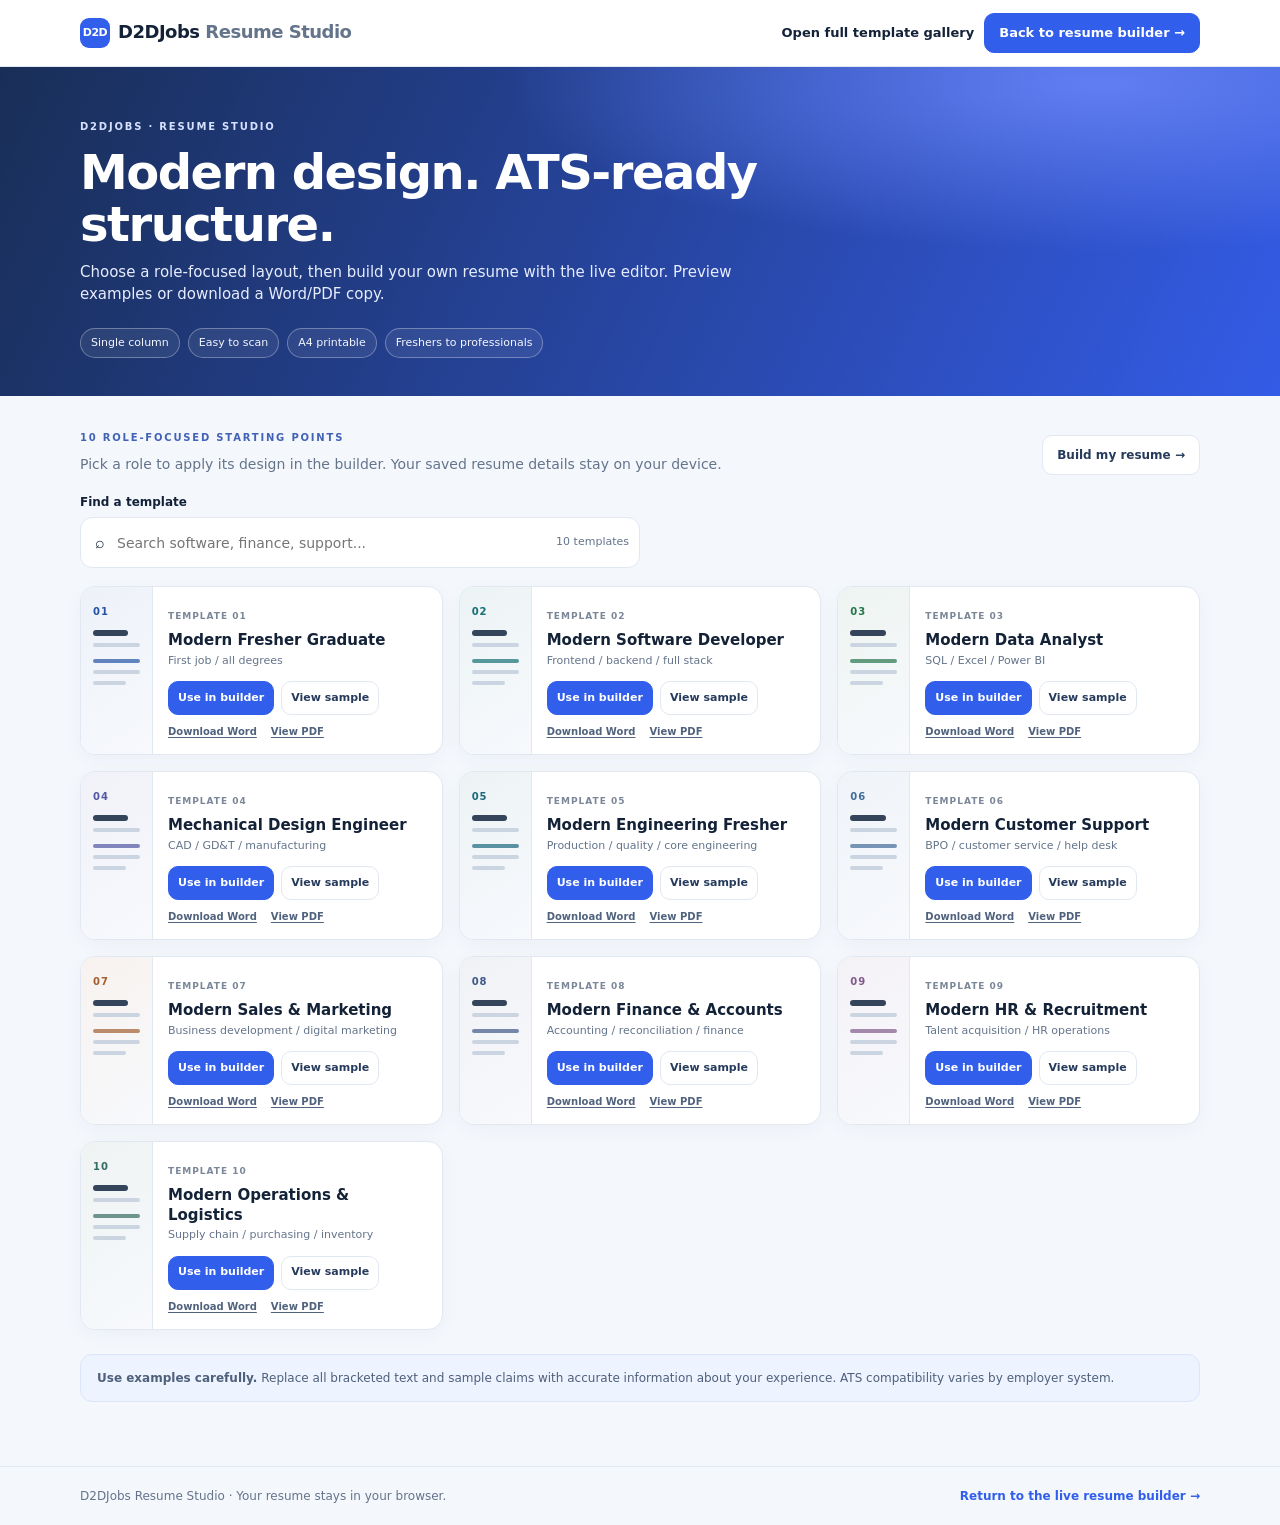
<file: wwwroot/resume-templates/index.html>
﻿<!doctype html>
<html lang="en">
<head>
<meta charset="utf-8">
<meta name="viewport" content="width=device-width, initial-scale=1">
<meta name="description" content="Choose from ten role-focused, ATS-friendly resume templates. Preview, edit, download or continue in the D2DJobs resume builder.">
<title>10 Modern ATS Resume Templates | D2DJobs</title>
<style>
:root{color-scheme:light;--ink:#142238;--muted:#64748b;--line:#e1e8f2;--blue:#315eea;--bg:#f4f7fc}*{box-sizing:border-box}body{margin:0;background:var(--bg);color:var(--ink);font-family:Inter,ui-sans-serif,system-ui,-apple-system,"Segoe UI",Arial,sans-serif;line-height:1.5}a{color:inherit}.topbar{position:sticky;top:0;z-index:2;background:#fff;border-bottom:1px solid var(--line)}.topbar-inner,.content{width:min(1120px,calc(100% - 40px));margin:auto}.topbar-inner{height:66px;display:flex;align-items:center;justify-content:space-between;gap:16px}.brand{font-size:18px;font-weight:850;text-decoration:none;letter-spacing:-.5px}.brand-mark{display:inline-grid;place-items:center;width:30px;height:30px;margin-right:8px;border-radius:9px;background:var(--blue);color:white;font-size:11px;vertical-align:middle}.top-actions{display:flex;align-items:center;gap:10px}.top-actions a{text-decoration:none;font-size:13px;font-weight:750}.button{display:inline-flex;align-items:center;justify-content:center;min-height:40px;padding:9px 14px;border:1px solid var(--line);border-radius:10px;background:white;color:#263b5c;text-decoration:none;font-size:12px;font-weight:750;transition:transform .15s,box-shadow .15s}.button:hover{transform:translateY(-1px);box-shadow:0 5px 16px #1e355312}.button-primary{border-color:var(--blue);background:var(--blue);color:white}.hero{padding:46px 0 38px;background:radial-gradient(ellipse at 86% 5%,#617ff2 0,transparent 38%),linear-gradient(115deg,#192e57,#345be6);color:white}.eyebrow{font-size:10px;font-weight:850;letter-spacing:1.8px;color:#d6e0ff}.hero h1{max-width:780px;margin:10px 0;font-size:clamp(30px,5vw,48px);line-height:1.08;letter-spacing:-1.5px}.hero p{max-width:660px;color:#e7edff;margin:0;font-size:15px}.trust-row{display:flex;flex-wrap:wrap;gap:8px;margin-top:22px}.trust-row span{padding:6px 10px;border:1px solid #ffffff50;border-radius:30px;background:#ffffff12;font-size:11px;color:#f4f6ff}.main{padding:28px 0 52px}.gallery-intro{display:flex;justify-content:space-between;align-items:end;gap:20px;margin-bottom:18px}.gallery-intro p{max-width:690px;margin:0;color:var(--muted);font-size:14px}.search-label{display:block;margin:18px 0 6px;font-size:12px;font-weight:800}.search{display:flex;align-items:center;gap:10px;width:min(560px,100%);padding:5px 10px 5px 14px;border:1px solid var(--line);border-radius:12px;background:white}.search input{width:100%;height:39px;border:0;outline:0;background:transparent;font:inherit;font-size:14px}.count{flex:none;color:var(--muted);font-size:11px}.grid{display:grid;grid-template-columns:repeat(3,minmax(0,1fr));gap:16px;margin-top:18px}.card{--accent:#315eea;display:grid;grid-template-columns:72px minmax(0,1fr);min-width:0;overflow:hidden;background:#fff;border:1px solid var(--line);border-radius:15px;box-shadow:0 5px 20px #1c355009;transition:transform .16s,border-color .16s}.card:hover{transform:translateY(-2px);border-color:#b9c9e3}.art{display:flex;flex-direction:column;gap:7px;padding:17px 12px;background:linear-gradient(145deg,color-mix(in srgb,var(--accent) 8%,white),#f7f9fd);border-right:1px solid var(--line)}.art b{font-size:10px;letter-spacing:1px;color:var(--accent);margin-bottom:4px}.art i{height:4px;border-radius:5px;background:#cbd5e1}.art i:first-of-type{width:75%;height:6px;background:#34445b}.art i:nth-of-type(3){margin-top:5px;background:var(--accent);opacity:.7}.art i:last-child{width:70%}.card-content{padding:15px;min-width:0}.number{font-size:9px;font-weight:850;letter-spacing:1px;color:#7b8798}.card h2{margin:5px 0 2px;font-size:15px;line-height:1.3}.card p{margin:0 0 12px;font-size:11px;color:var(--muted)}.actions{display:flex;flex-wrap:wrap;align-items:center;gap:7px}.actions .button{min-height:34px;padding:7px 9px;font-size:11px}.downloads{display:flex;gap:14px;margin-top:9px}.downloads a{font-size:10px;font-weight:750;color:#50627d;text-underline-offset:2px}.note{margin-top:24px;padding:14px 16px;border:1px solid #dbe6fb;border-radius:12px;background:#edf3ff;color:#4f607b;font-size:12px}.empty{padding:24px;text-align:center;color:var(--muted);background:white;border:1px solid var(--line);border-radius:12px}.footer{padding:20px 0;border-top:1px solid var(--line);color:var(--muted);font-size:12px}.footer-inner{display:flex;justify-content:space-between;gap:15px;align-items:center}.footer a{font-weight:750;color:#315eea;text-decoration:none} [hidden]{display:none!important}
@media(max-width:900px){.grid{grid-template-columns:repeat(2,minmax(0,1fr))}}
@media(max-width:620px){.topbar-inner,.content{width:calc(100% - 28px)}.topbar-inner{height:58px}.brand{font-size:16px}.top-actions>a:first-child{display:none}.top-actions .button{min-height:36px;padding:7px 10px;font-size:11px}.hero{padding:34px 0 30px}.hero h1{letter-spacing:-.8px}.hero p{font-size:14px}.gallery-intro{align-items:flex-start;flex-direction:column}.grid{grid-template-columns:1fr;gap:11px}.card{grid-template-columns:60px minmax(0,1fr)}.art{padding:15px 10px}.card-content{padding:13px}.footer-inner{align-items:flex-start;flex-direction:column}}
</style>
</head>
<body>
<header class="topbar"><div class="topbar-inner"><a class="brand" href="/resume-builder" aria-label="D2DJobs Resume Builder"><span class="brand-mark">D2D</span>D2DJobs <span style="font-weight:600;color:#64748b">Resume Studio</span></a><nav class="top-actions" aria-label="Resume navigation"><a href="/resume-builder/templates">Open full template gallery</a><a class="button button-primary" href="/resume-builder">Back to resume builder <span aria-hidden="true">&nbsp;→</span></a></nav></div></header>
<section class="hero"><div class="content"><span class="eyebrow">D2DJOBS · RESUME STUDIO</span><h1>Modern design. ATS-ready structure.</h1><p>Choose a role-focused layout, then build your own resume with the live editor. Preview examples or download a Word/PDF copy.</p><div class="trust-row"><span>Single column</span><span>Easy to scan</span><span>A4 printable</span><span>Freshers to professionals</span></div></div></section>
<main class="content main"><div class="gallery-intro"><div><span class="eyebrow" style="color:#4262b7">10 ROLE-FOCUSED STARTING POINTS</span><p style="margin-top:6px">Pick a role to apply its design in the builder. Your saved resume details stay on your device.</p></div><a class="button" href="/resume-builder">Build my resume <span aria-hidden="true">&nbsp;→</span></a></div>
<label class="search-label" for="template-search">Find a template</label><div class="search"><span aria-hidden="true">⌕</span><input id="template-search" type="search" placeholder="Search software, finance, support..." autocomplete="off"><span class="count" id="count" aria-live="polite">10 templates</span></div>
<div class="grid" id="template-grid"></div><p class="empty" id="empty" hidden>No matching templates. Try a different role or skill.</p>
<p class="note"><strong>Use examples carefully.</strong> Replace all bracketed text and sample claims with accurate information about your experience. ATS compatibility varies by employer system.</p></main>
<footer class="footer"><div class="content footer-inner"><span>D2DJobs Resume Studio · Your resume stays in your browser.</span><a href="/resume-builder">Return to the live resume builder →</a></div></footer>
<script>
(() => {
 const items = [
  ['01','Modern Fresher Graduate','First job / all degrees','01_Modern_Fresher_Graduate','graduate','#2453A6'],
  ['02','Modern Software Developer','Frontend / backend / full stack','02_Modern_Software_Developer','developer','#156F74'],
  ['03','Modern Data Analyst','SQL / Excel / Power BI','03_Modern_Data_Analyst','analyst','#25764C'],
  ['04','Mechanical Design Engineer','CAD / GD&T / manufacturing','04_Modern_Mechanical_Design','mechanical','#5157A1'],
  ['05','Modern Engineering Fresher','Production / quality / core engineering','05_Modern_Engineering_Fresher','engineering','#1B697D'],
  ['06','Modern Customer Support','BPO / customer service / help desk','06_Modern_Customer_Support','support','#416C9B'],
  ['07','Modern Sales & Marketing','Business development / digital marketing','07_Modern_Sales_Marketing','sales','#A35E30'],
  ['08','Modern Finance & Accounts','Accounting / reconciliation / finance','08_Modern_Finance_Accounts','finance','#3F5888'],
  ['09','Modern HR & Recruitment','Talent acquisition / HR operations','09_Modern_HR_Recruitment','hr','#805A8C'],
  ['10','Modern Operations & Logistics','Supply chain / purchasing / inventory','10_Modern_Operations_Logistics','operations','#346B62']
 ];
 const grid=document.querySelector('#template-grid');
 const esc=s=>s.replace(/[&<>"']/g,c=>({'&':'&amp;','<':'&lt;','>':'&gt;','"':'&quot;',"'":'&#39;'}[c]));
 grid.innerHTML=items.map(([n,title,desc,file,key,color])=>`<article class="card" data-search="${esc((title+' '+desc).toLowerCase())}" style="--accent:${color}"><div class="art" aria-hidden="true"><b>${n}</b><i></i><i></i><i></i><i></i><i></i></div><div class="card-content"><span class="number">TEMPLATE ${n}</span><h2>${esc(title)}</h2><p>${esc(desc)}</p><div class="actions"><a class="button button-primary" href="/resume-builder?template=${key}">Use in builder</a><a class="button" href="HTML/${file}.html">View sample</a></div><div class="downloads"><a href="DOCX/${file}.docx" download>Download Word</a><a href="PDF/${file}.pdf" target="_blank" rel="noopener">View PDF</a></div></div></article>`).join('');
 const input=document.querySelector('#template-search'),count=document.querySelector('#count'),empty=document.querySelector('#empty');
 input.addEventListener('input',()=>{const q=input.value.trim().toLowerCase();let n=0;[...grid.children].forEach(card=>{const show=card.dataset.search.includes(q);card.hidden=!show;if(show)n++});count.textContent=`${n} ${n===1?'template':'templates'}`;empty.hidden=n!==0});
})();
</script>
</body>
</html>
</file>
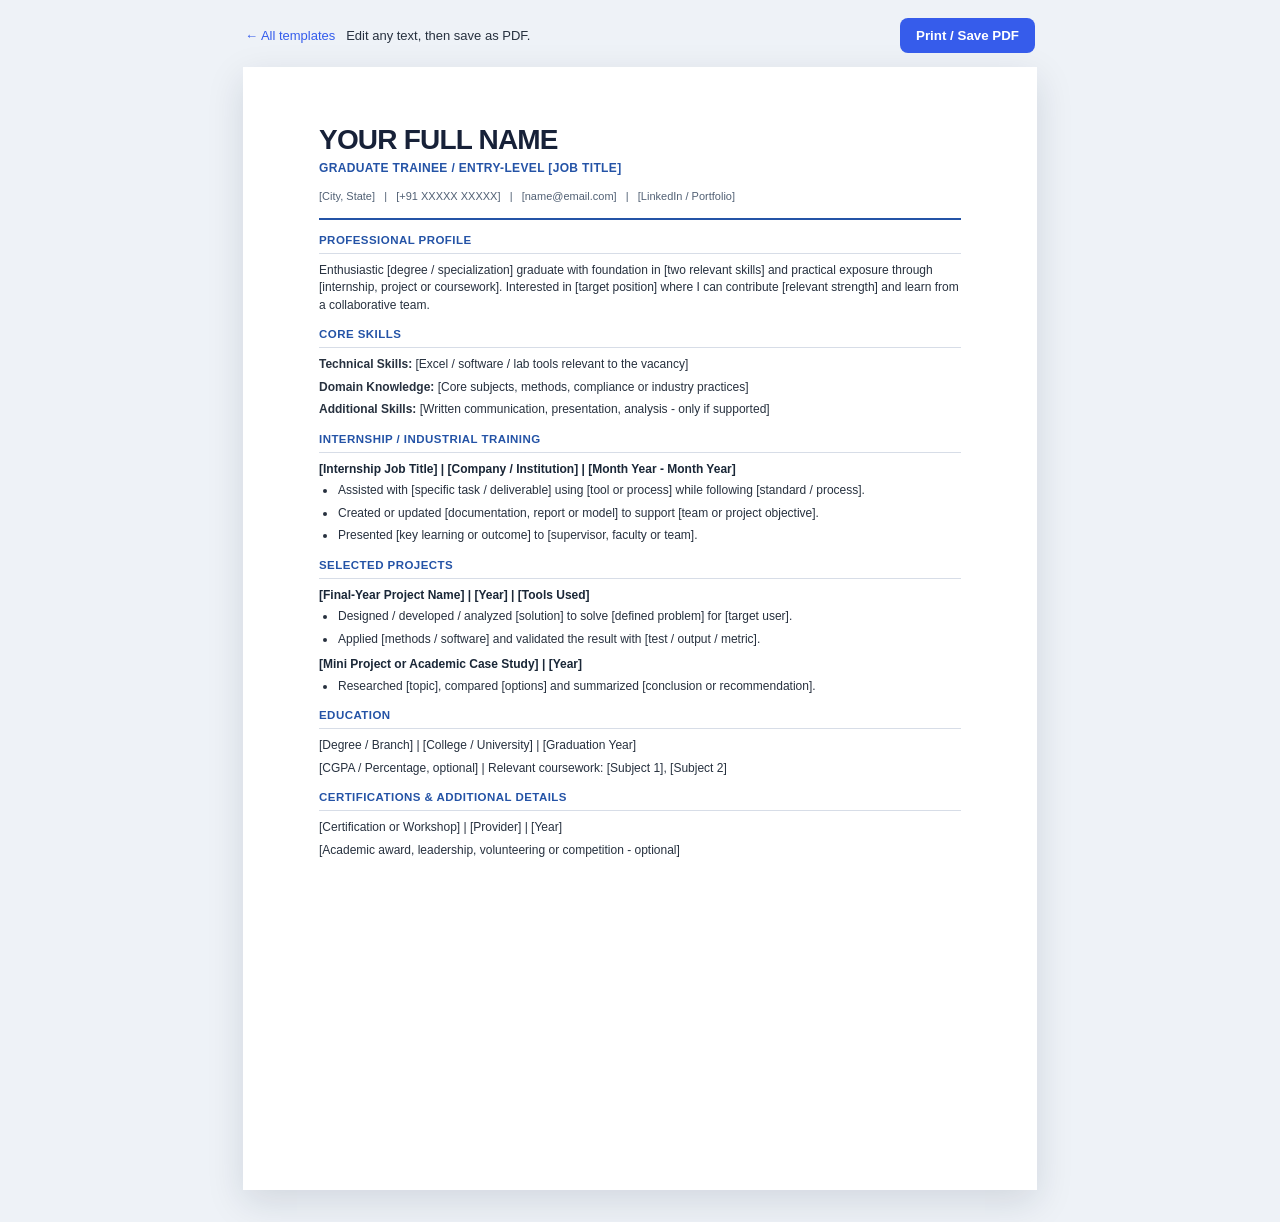
<file: wwwroot/resume-templates/HTML/01_Modern_Fresher_Graduate.html>
<!doctype html><html lang="en"><head><meta charset="utf-8"><meta name="viewport" content="width=device-width,initial-scale=1"><title>Modern Fresher Graduate — D2DJobs</title><style>
:root{--accent:#2453A6;--ink:#172138;--text:#27313f;--muted:#516074}*{box-sizing:border-box}
body{margin:0;background:#eef2f7;font-family:Inter,Arial,sans-serif;color:var(--text)}.toolbar{width:min(790px,94vw);margin:18px auto 14px;display:flex;align-items:center;justify-content:space-between;gap:10px;font-size:13px}.toolbar a{color:#345cec;text-decoration:none}.toolbar button{border:0;border-radius:8px;background:#365ceb;color:white;padding:10px 16px;font-weight:700;cursor:pointer}
.paper{background:white;width:min(794px,96vw);min-height:1123px;margin:0 auto 32px;padding:57px 76px 55px;box-shadow:0 12px 35px #11213a20}.name{font-size:28px;letter-spacing:-.8px;font-weight:800;color:var(--ink);margin:0 0 4px}.role{color:var(--accent);font-size:12px;letter-spacing:.35px;font-weight:750;margin:0 0 10px}.contact{color:var(--muted);font-size:11px;border-bottom:2px solid var(--accent);padding-bottom:14px;margin-bottom:14px}.section{margin-top:14px}.section h2{margin:0 0 8px;border-bottom:1px solid #d7dde7;padding-bottom:7px;font-size:11.5px;letter-spacing:.45px;font-weight:750;text-transform:uppercase;color:var(--accent)}p,li{font-size:12px;line-height:1.46;margin:0 0 5px}.entry{margin:6px 0 4px;color:#1a2737;font-weight:700}.section ul{padding-left:18px;margin:4px 0 8px}li{padding-left:1px}[contenteditable="true"]:focus{outline:2px solid #acc1ff;outline-offset:3px;border-radius:2px}
@media(max-width:650px){.paper{min-height:0;padding:29px 24px}.name{font-size:23px}.toolbar{flex-wrap:wrap}.contact{line-height:1.55}}
@page{size:A4;margin:0}@media print{body{background:white}.toolbar{display:none}.paper{width:210mm;min-height:0;margin:0;padding:16mm 20mm 15mm;box-shadow:none}.name{font-size:26px}p,li{font-size:11px}.section{margin-top:12px}[contenteditable]:focus{outline:none}}
</style></head><body><div class="toolbar"><span><a href="../index.html">← All templates</a> &nbsp; Edit any text, then save as PDF.</span><button onclick="window.print()">Print / Save PDF</button></div><main class="paper"><h1 class="name" contenteditable="true">YOUR FULL NAME</h1><p class="role" contenteditable="true">GRADUATE TRAINEE  /  ENTRY-LEVEL [JOB TITLE]</p><p class="contact" contenteditable="true">[City, State] &nbsp; | &nbsp; [+91 XXXXX XXXXX] &nbsp; | &nbsp; [name@email.com] &nbsp; | &nbsp; [LinkedIn / Portfolio]</p><section class="section"><h2>Professional profile</h2><p contenteditable="true">Enthusiastic [degree / specialization] graduate with foundation in [two relevant skills] and practical exposure through [internship, project or coursework]. Interested in [target position] where I can contribute [relevant strength] and learn from a collaborative team.</p></section><section class="section"><h2>Core skills</h2><p contenteditable="true"><strong>Technical Skills: </strong>[Excel / software / lab tools relevant to the vacancy]</p><p contenteditable="true"><strong>Domain Knowledge: </strong>[Core subjects, methods, compliance or industry practices]</p><p contenteditable="true"><strong>Additional Skills: </strong>[Written communication, presentation, analysis - only if supported]</p></section><section class="section"><h2>Internship / Industrial Training</h2><p class="entry" contenteditable="true">[Internship Job Title]  |  [Company / Institution]  |  [Month Year - Month Year]</p><ul><li contenteditable="true">Assisted with [specific task / deliverable] using [tool or process] while following [standard / process].</li><li contenteditable="true">Created or updated [documentation, report or model] to support [team or project objective].</li><li contenteditable="true">Presented [key learning or outcome] to [supervisor, faculty or team].</li></ul></section><section class="section"><h2>Selected projects</h2><p class="entry" contenteditable="true">[Final-Year Project Name]  |  [Year]  |  [Tools Used]</p><ul><li contenteditable="true">Designed / developed / analyzed [solution] to solve [defined problem] for [target user].</li><li contenteditable="true">Applied [methods / software] and validated the result with [test / output / metric].</li></ul><p class="entry" contenteditable="true">[Mini Project or Academic Case Study]  |  [Year]</p><ul><li contenteditable="true">Researched [topic], compared [options] and summarized [conclusion or recommendation].</li></ul></section><section class="section"><h2>Education</h2><p contenteditable="true">[Degree / Branch]  |  [College / University]  |  [Graduation Year]</p><p contenteditable="true">[CGPA / Percentage, optional]  |  Relevant coursework: [Subject 1], [Subject 2]</p></section><section class="section"><h2>Certifications &amp; additional details</h2><p contenteditable="true">[Certification or Workshop]  |  [Provider]  |  [Year]</p><p contenteditable="true">[Academic award, leadership, volunteering or competition - optional]</p></section></main></body></html>
</file>
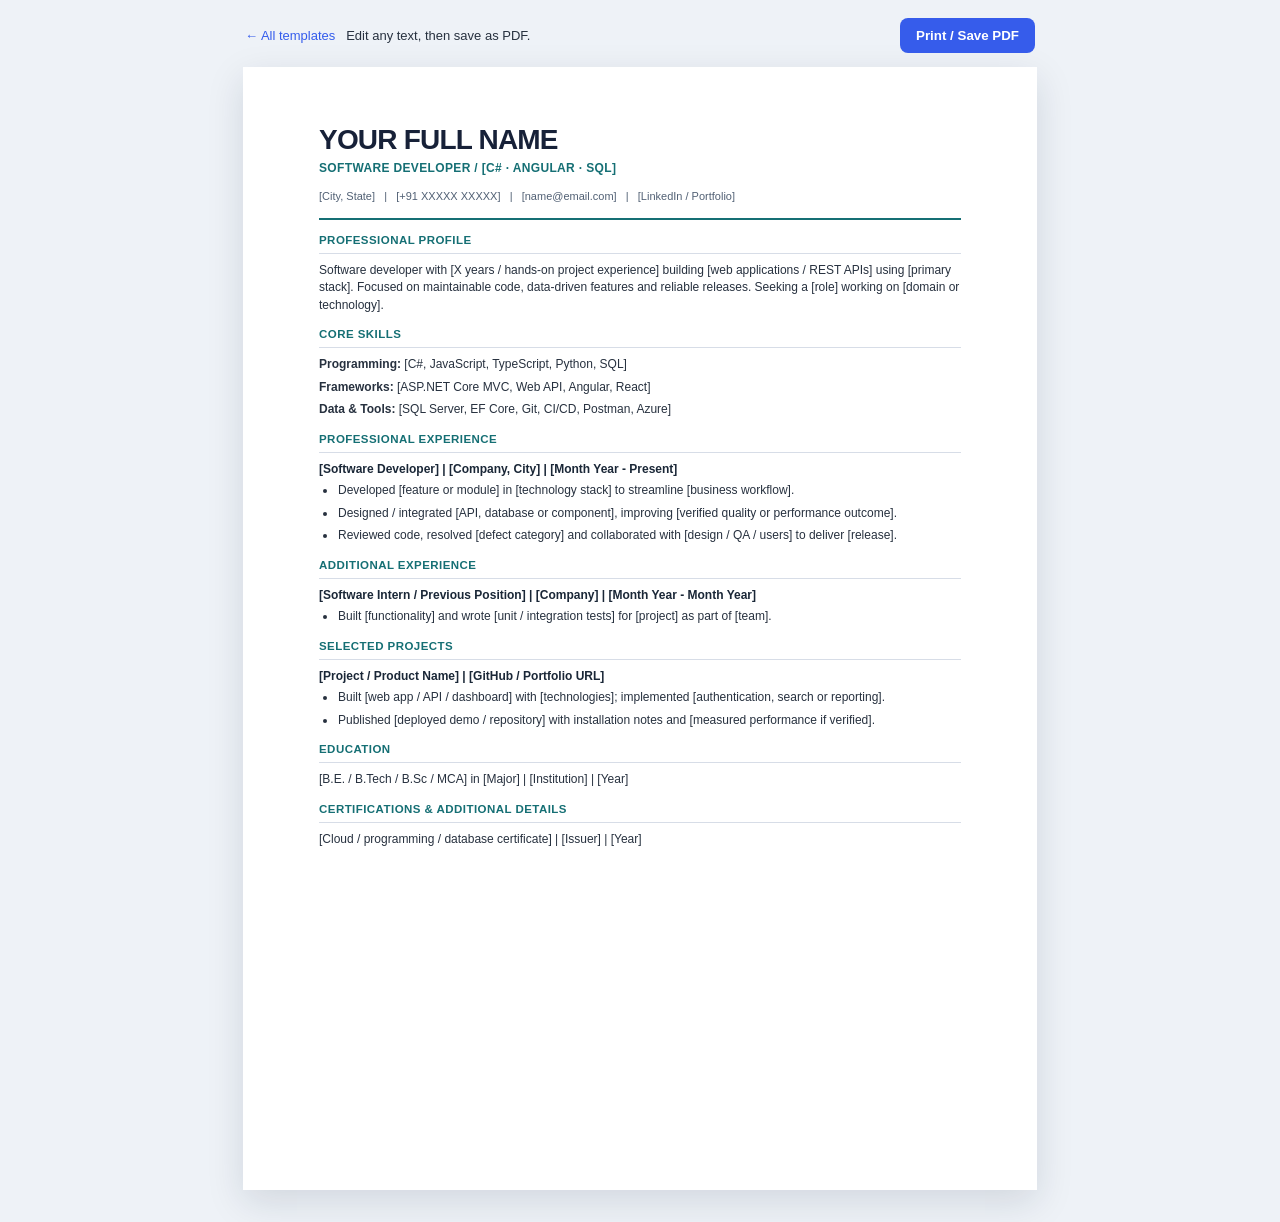
<file: wwwroot/resume-templates/HTML/02_Modern_Software_Developer.html>
<!doctype html><html lang="en"><head><meta charset="utf-8"><meta name="viewport" content="width=device-width,initial-scale=1"><title>Modern Software Developer — D2DJobs</title><style>
:root{--accent:#156F74;--ink:#172138;--text:#27313f;--muted:#516074}*{box-sizing:border-box}
body{margin:0;background:#eef2f7;font-family:Inter,Arial,sans-serif;color:var(--text)}.toolbar{width:min(790px,94vw);margin:18px auto 14px;display:flex;align-items:center;justify-content:space-between;gap:10px;font-size:13px}.toolbar a{color:#345cec;text-decoration:none}.toolbar button{border:0;border-radius:8px;background:#365ceb;color:white;padding:10px 16px;font-weight:700;cursor:pointer}
.paper{background:white;width:min(794px,96vw);min-height:1123px;margin:0 auto 32px;padding:57px 76px 55px;box-shadow:0 12px 35px #11213a20}.name{font-size:28px;letter-spacing:-.8px;font-weight:800;color:var(--ink);margin:0 0 4px}.role{color:var(--accent);font-size:12px;letter-spacing:.35px;font-weight:750;margin:0 0 10px}.contact{color:var(--muted);font-size:11px;border-bottom:2px solid var(--accent);padding-bottom:14px;margin-bottom:14px}.section{margin-top:14px}.section h2{margin:0 0 8px;border-bottom:1px solid #d7dde7;padding-bottom:7px;font-size:11.5px;letter-spacing:.45px;font-weight:750;text-transform:uppercase;color:var(--accent)}p,li{font-size:12px;line-height:1.46;margin:0 0 5px}.entry{margin:6px 0 4px;color:#1a2737;font-weight:700}.section ul{padding-left:18px;margin:4px 0 8px}li{padding-left:1px}[contenteditable="true"]:focus{outline:2px solid #acc1ff;outline-offset:3px;border-radius:2px}
@media(max-width:650px){.paper{min-height:0;padding:29px 24px}.name{font-size:23px}.toolbar{flex-wrap:wrap}.contact{line-height:1.55}}
@page{size:A4;margin:0}@media print{body{background:white}.toolbar{display:none}.paper{width:210mm;min-height:0;margin:0;padding:16mm 20mm 15mm;box-shadow:none}.name{font-size:26px}p,li{font-size:11px}.section{margin-top:12px}[contenteditable]:focus{outline:none}}
</style></head><body><div class="toolbar"><span><a href="../index.html">← All templates</a> &nbsp; Edit any text, then save as PDF.</span><button onclick="window.print()">Print / Save PDF</button></div><main class="paper"><h1 class="name" contenteditable="true">YOUR FULL NAME</h1><p class="role" contenteditable="true">SOFTWARE DEVELOPER  /  [C# · ANGULAR · SQL]</p><p class="contact" contenteditable="true">[City, State] &nbsp; | &nbsp; [+91 XXXXX XXXXX] &nbsp; | &nbsp; [name@email.com] &nbsp; | &nbsp; [LinkedIn / Portfolio]</p><section class="section"><h2>Professional profile</h2><p contenteditable="true">Software developer with [X years / hands-on project experience] building [web applications / REST APIs] using [primary stack]. Focused on maintainable code, data-driven features and reliable releases. Seeking a [role] working on [domain or technology].</p></section><section class="section"><h2>Core skills</h2><p contenteditable="true"><strong>Programming: </strong>[C#, JavaScript, TypeScript, Python, SQL]</p><p contenteditable="true"><strong>Frameworks: </strong>[ASP.NET Core MVC, Web API, Angular, React]</p><p contenteditable="true"><strong>Data &amp; Tools: </strong>[SQL Server, EF Core, Git, CI/CD, Postman, Azure]</p></section><section class="section"><h2>Professional Experience</h2><p class="entry" contenteditable="true">[Software Developer]  |  [Company, City]  |  [Month Year - Present]</p><ul><li contenteditable="true">Developed [feature or module] in [technology stack] to streamline [business workflow].</li><li contenteditable="true">Designed / integrated [API, database or component], improving [verified quality or performance outcome].</li><li contenteditable="true">Reviewed code, resolved [defect category] and collaborated with [design / QA / users] to deliver [release].</li></ul></section><section class="section"><h2>Additional experience</h2><p class="entry" contenteditable="true">[Software Intern / Previous Position]  |  [Company]  |  [Month Year - Month Year]</p><ul><li contenteditable="true">Built [functionality] and wrote [unit / integration tests] for [project] as part of [team].</li></ul></section><section class="section"><h2>Selected projects</h2><p class="entry" contenteditable="true">[Project / Product Name]  |  [GitHub / Portfolio URL]</p><ul><li contenteditable="true">Built [web app / API / dashboard] with [technologies]; implemented [authentication, search or reporting].</li><li contenteditable="true">Published [deployed demo / repository] with installation notes and [measured performance if verified].</li></ul></section><section class="section"><h2>Education</h2><p contenteditable="true">[B.E. / B.Tech / B.Sc / MCA] in [Major]  |  [Institution]  |  [Year]</p></section><section class="section"><h2>Certifications &amp; additional details</h2><p contenteditable="true">[Cloud / programming / database certificate]  |  [Issuer]  |  [Year]</p></section></main></body></html>
</file>
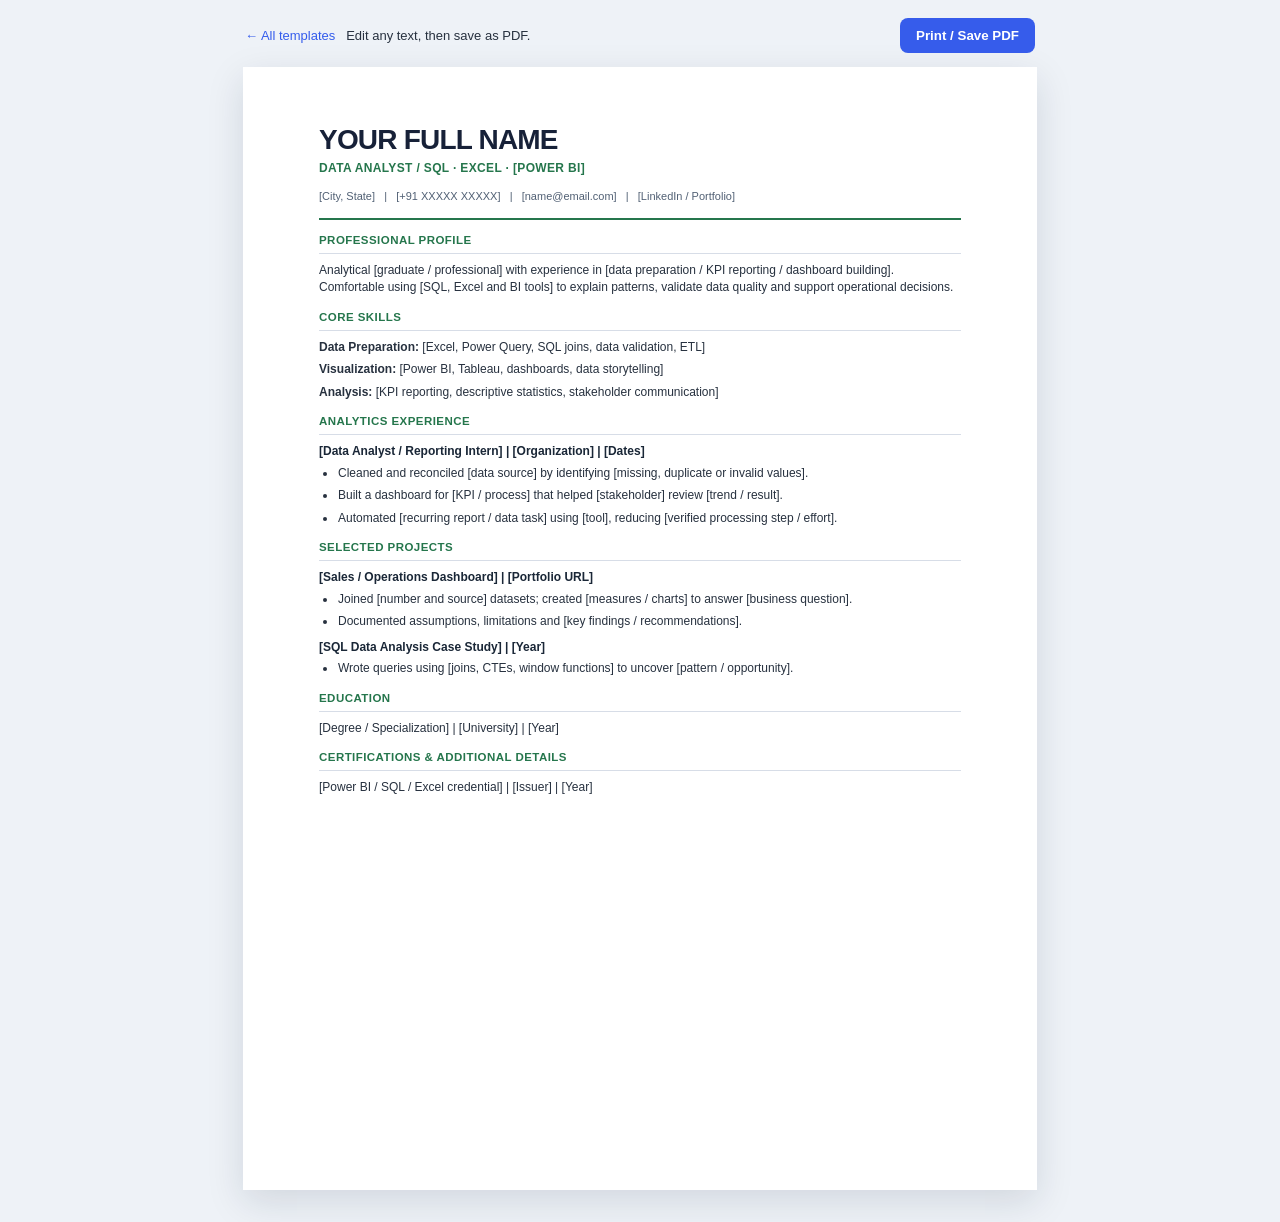
<file: wwwroot/resume-templates/HTML/03_Modern_Data_Analyst.html>
<!doctype html><html lang="en"><head><meta charset="utf-8"><meta name="viewport" content="width=device-width,initial-scale=1"><title>Modern Data Analyst — D2DJobs</title><style>
:root{--accent:#25764C;--ink:#172138;--text:#27313f;--muted:#516074}*{box-sizing:border-box}
body{margin:0;background:#eef2f7;font-family:Inter,Arial,sans-serif;color:var(--text)}.toolbar{width:min(790px,94vw);margin:18px auto 14px;display:flex;align-items:center;justify-content:space-between;gap:10px;font-size:13px}.toolbar a{color:#345cec;text-decoration:none}.toolbar button{border:0;border-radius:8px;background:#365ceb;color:white;padding:10px 16px;font-weight:700;cursor:pointer}
.paper{background:white;width:min(794px,96vw);min-height:1123px;margin:0 auto 32px;padding:57px 76px 55px;box-shadow:0 12px 35px #11213a20}.name{font-size:28px;letter-spacing:-.8px;font-weight:800;color:var(--ink);margin:0 0 4px}.role{color:var(--accent);font-size:12px;letter-spacing:.35px;font-weight:750;margin:0 0 10px}.contact{color:var(--muted);font-size:11px;border-bottom:2px solid var(--accent);padding-bottom:14px;margin-bottom:14px}.section{margin-top:14px}.section h2{margin:0 0 8px;border-bottom:1px solid #d7dde7;padding-bottom:7px;font-size:11.5px;letter-spacing:.45px;font-weight:750;text-transform:uppercase;color:var(--accent)}p,li{font-size:12px;line-height:1.46;margin:0 0 5px}.entry{margin:6px 0 4px;color:#1a2737;font-weight:700}.section ul{padding-left:18px;margin:4px 0 8px}li{padding-left:1px}[contenteditable="true"]:focus{outline:2px solid #acc1ff;outline-offset:3px;border-radius:2px}
@media(max-width:650px){.paper{min-height:0;padding:29px 24px}.name{font-size:23px}.toolbar{flex-wrap:wrap}.contact{line-height:1.55}}
@page{size:A4;margin:0}@media print{body{background:white}.toolbar{display:none}.paper{width:210mm;min-height:0;margin:0;padding:16mm 20mm 15mm;box-shadow:none}.name{font-size:26px}p,li{font-size:11px}.section{margin-top:12px}[contenteditable]:focus{outline:none}}
</style></head><body><div class="toolbar"><span><a href="../index.html">← All templates</a> &nbsp; Edit any text, then save as PDF.</span><button onclick="window.print()">Print / Save PDF</button></div><main class="paper"><h1 class="name" contenteditable="true">YOUR FULL NAME</h1><p class="role" contenteditable="true">DATA ANALYST  /  SQL · EXCEL · [POWER BI]</p><p class="contact" contenteditable="true">[City, State] &nbsp; | &nbsp; [+91 XXXXX XXXXX] &nbsp; | &nbsp; [name@email.com] &nbsp; | &nbsp; [LinkedIn / Portfolio]</p><section class="section"><h2>Professional profile</h2><p contenteditable="true">Analytical [graduate / professional] with experience in [data preparation / KPI reporting / dashboard building]. Comfortable using [SQL, Excel and BI tools] to explain patterns, validate data quality and support operational decisions.</p></section><section class="section"><h2>Core skills</h2><p contenteditable="true"><strong>Data Preparation: </strong>[Excel, Power Query, SQL joins, data validation, ETL]</p><p contenteditable="true"><strong>Visualization: </strong>[Power BI, Tableau, dashboards, data storytelling]</p><p contenteditable="true"><strong>Analysis: </strong>[KPI reporting, descriptive statistics, stakeholder communication]</p></section><section class="section"><h2>Analytics Experience</h2><p class="entry" contenteditable="true">[Data Analyst / Reporting Intern]  |  [Organization]  |  [Dates]</p><ul><li contenteditable="true">Cleaned and reconciled [data source] by identifying [missing, duplicate or invalid values].</li><li contenteditable="true">Built a dashboard for [KPI / process] that helped [stakeholder] review [trend / result].</li><li contenteditable="true">Automated [recurring report / data task] using [tool], reducing [verified processing step / effort].</li></ul></section><section class="section"><h2>Selected projects</h2><p class="entry" contenteditable="true">[Sales / Operations Dashboard]  |  [Portfolio URL]</p><ul><li contenteditable="true">Joined [number and source] datasets; created [measures / charts] to answer [business question].</li><li contenteditable="true">Documented assumptions, limitations and [key findings / recommendations].</li></ul><p class="entry" contenteditable="true">[SQL Data Analysis Case Study]  |  [Year]</p><ul><li contenteditable="true">Wrote queries using [joins, CTEs, window functions] to uncover [pattern / opportunity].</li></ul></section><section class="section"><h2>Education</h2><p contenteditable="true">[Degree / Specialization]  |  [University]  |  [Year]</p></section><section class="section"><h2>Certifications &amp; additional details</h2><p contenteditable="true">[Power BI / SQL / Excel credential]  |  [Issuer]  |  [Year]</p></section></main></body></html>
</file>
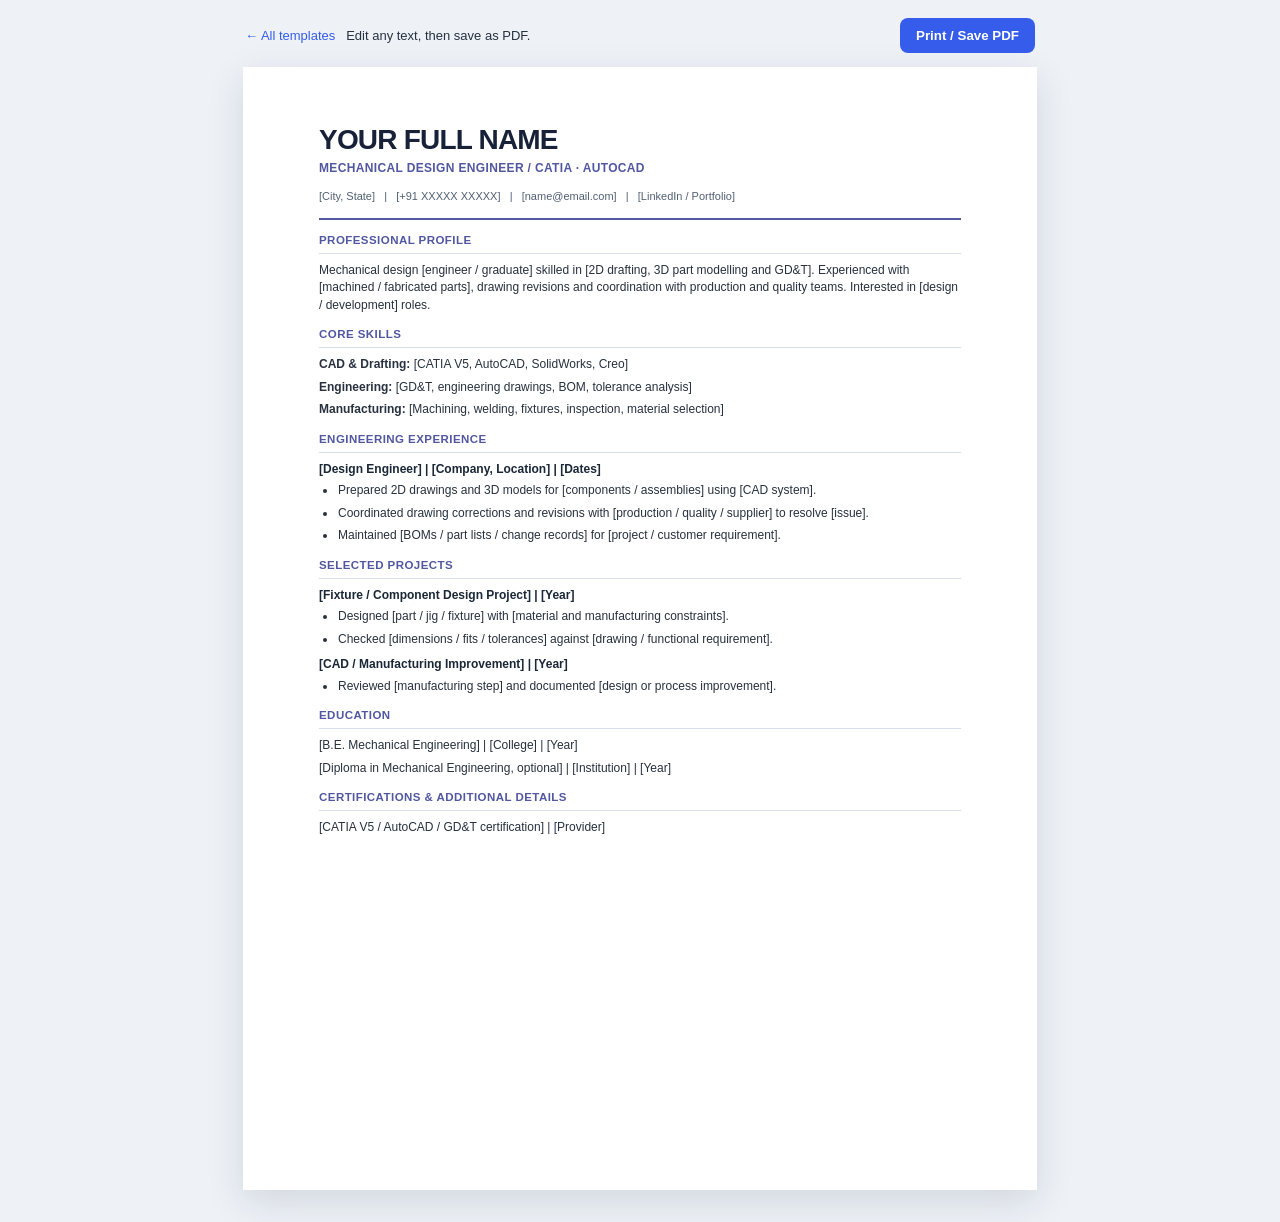
<file: wwwroot/resume-templates/HTML/04_Modern_Mechanical_Design.html>
<!doctype html><html lang="en"><head><meta charset="utf-8"><meta name="viewport" content="width=device-width,initial-scale=1"><title>Modern Mechanical Design Engineer — D2DJobs</title><style>
:root{--accent:#5157A1;--ink:#172138;--text:#27313f;--muted:#516074}*{box-sizing:border-box}
body{margin:0;background:#eef2f7;font-family:Inter,Arial,sans-serif;color:var(--text)}.toolbar{width:min(790px,94vw);margin:18px auto 14px;display:flex;align-items:center;justify-content:space-between;gap:10px;font-size:13px}.toolbar a{color:#345cec;text-decoration:none}.toolbar button{border:0;border-radius:8px;background:#365ceb;color:white;padding:10px 16px;font-weight:700;cursor:pointer}
.paper{background:white;width:min(794px,96vw);min-height:1123px;margin:0 auto 32px;padding:57px 76px 55px;box-shadow:0 12px 35px #11213a20}.name{font-size:28px;letter-spacing:-.8px;font-weight:800;color:var(--ink);margin:0 0 4px}.role{color:var(--accent);font-size:12px;letter-spacing:.35px;font-weight:750;margin:0 0 10px}.contact{color:var(--muted);font-size:11px;border-bottom:2px solid var(--accent);padding-bottom:14px;margin-bottom:14px}.section{margin-top:14px}.section h2{margin:0 0 8px;border-bottom:1px solid #d7dde7;padding-bottom:7px;font-size:11.5px;letter-spacing:.45px;font-weight:750;text-transform:uppercase;color:var(--accent)}p,li{font-size:12px;line-height:1.46;margin:0 0 5px}.entry{margin:6px 0 4px;color:#1a2737;font-weight:700}.section ul{padding-left:18px;margin:4px 0 8px}li{padding-left:1px}[contenteditable="true"]:focus{outline:2px solid #acc1ff;outline-offset:3px;border-radius:2px}
@media(max-width:650px){.paper{min-height:0;padding:29px 24px}.name{font-size:23px}.toolbar{flex-wrap:wrap}.contact{line-height:1.55}}
@page{size:A4;margin:0}@media print{body{background:white}.toolbar{display:none}.paper{width:210mm;min-height:0;margin:0;padding:16mm 20mm 15mm;box-shadow:none}.name{font-size:26px}p,li{font-size:11px}.section{margin-top:12px}[contenteditable]:focus{outline:none}}
</style></head><body><div class="toolbar"><span><a href="../index.html">← All templates</a> &nbsp; Edit any text, then save as PDF.</span><button onclick="window.print()">Print / Save PDF</button></div><main class="paper"><h1 class="name" contenteditable="true">YOUR FULL NAME</h1><p class="role" contenteditable="true">MECHANICAL DESIGN ENGINEER  /  CATIA · AUTOCAD</p><p class="contact" contenteditable="true">[City, State] &nbsp; | &nbsp; [+91 XXXXX XXXXX] &nbsp; | &nbsp; [name@email.com] &nbsp; | &nbsp; [LinkedIn / Portfolio]</p><section class="section"><h2>Professional profile</h2><p contenteditable="true">Mechanical design [engineer / graduate] skilled in [2D drafting, 3D part modelling and GD&amp;T]. Experienced with [machined / fabricated parts], drawing revisions and coordination with production and quality teams. Interested in [design / development] roles.</p></section><section class="section"><h2>Core skills</h2><p contenteditable="true"><strong>CAD &amp; Drafting: </strong>[CATIA V5, AutoCAD, SolidWorks, Creo]</p><p contenteditable="true"><strong>Engineering: </strong>[GD&amp;T, engineering drawings, BOM, tolerance analysis]</p><p contenteditable="true"><strong>Manufacturing: </strong>[Machining, welding, fixtures, inspection, material selection]</p></section><section class="section"><h2>Engineering Experience</h2><p class="entry" contenteditable="true">[Design Engineer]  |  [Company, Location]  |  [Dates]</p><ul><li contenteditable="true">Prepared 2D drawings and 3D models for [components / assemblies] using [CAD system].</li><li contenteditable="true">Coordinated drawing corrections and revisions with [production / quality / supplier] to resolve [issue].</li><li contenteditable="true">Maintained [BOMs / part lists / change records] for [project / customer requirement].</li></ul></section><section class="section"><h2>Selected projects</h2><p class="entry" contenteditable="true">[Fixture / Component Design Project]  |  [Year]</p><ul><li contenteditable="true">Designed [part / jig / fixture] with [material and manufacturing constraints].</li><li contenteditable="true">Checked [dimensions / fits / tolerances] against [drawing / functional requirement].</li></ul><p class="entry" contenteditable="true">[CAD / Manufacturing Improvement]  |  [Year]</p><ul><li contenteditable="true">Reviewed [manufacturing step] and documented [design or process improvement].</li></ul></section><section class="section"><h2>Education</h2><p contenteditable="true">[B.E. Mechanical Engineering]  |  [College]  |  [Year]</p><p contenteditable="true">[Diploma in Mechanical Engineering, optional]  |  [Institution]  |  [Year]</p></section><section class="section"><h2>Certifications &amp; additional details</h2><p contenteditable="true">[CATIA V5 / AutoCAD / GD&amp;T certification]  |  [Provider]</p></section></main></body></html>
</file>
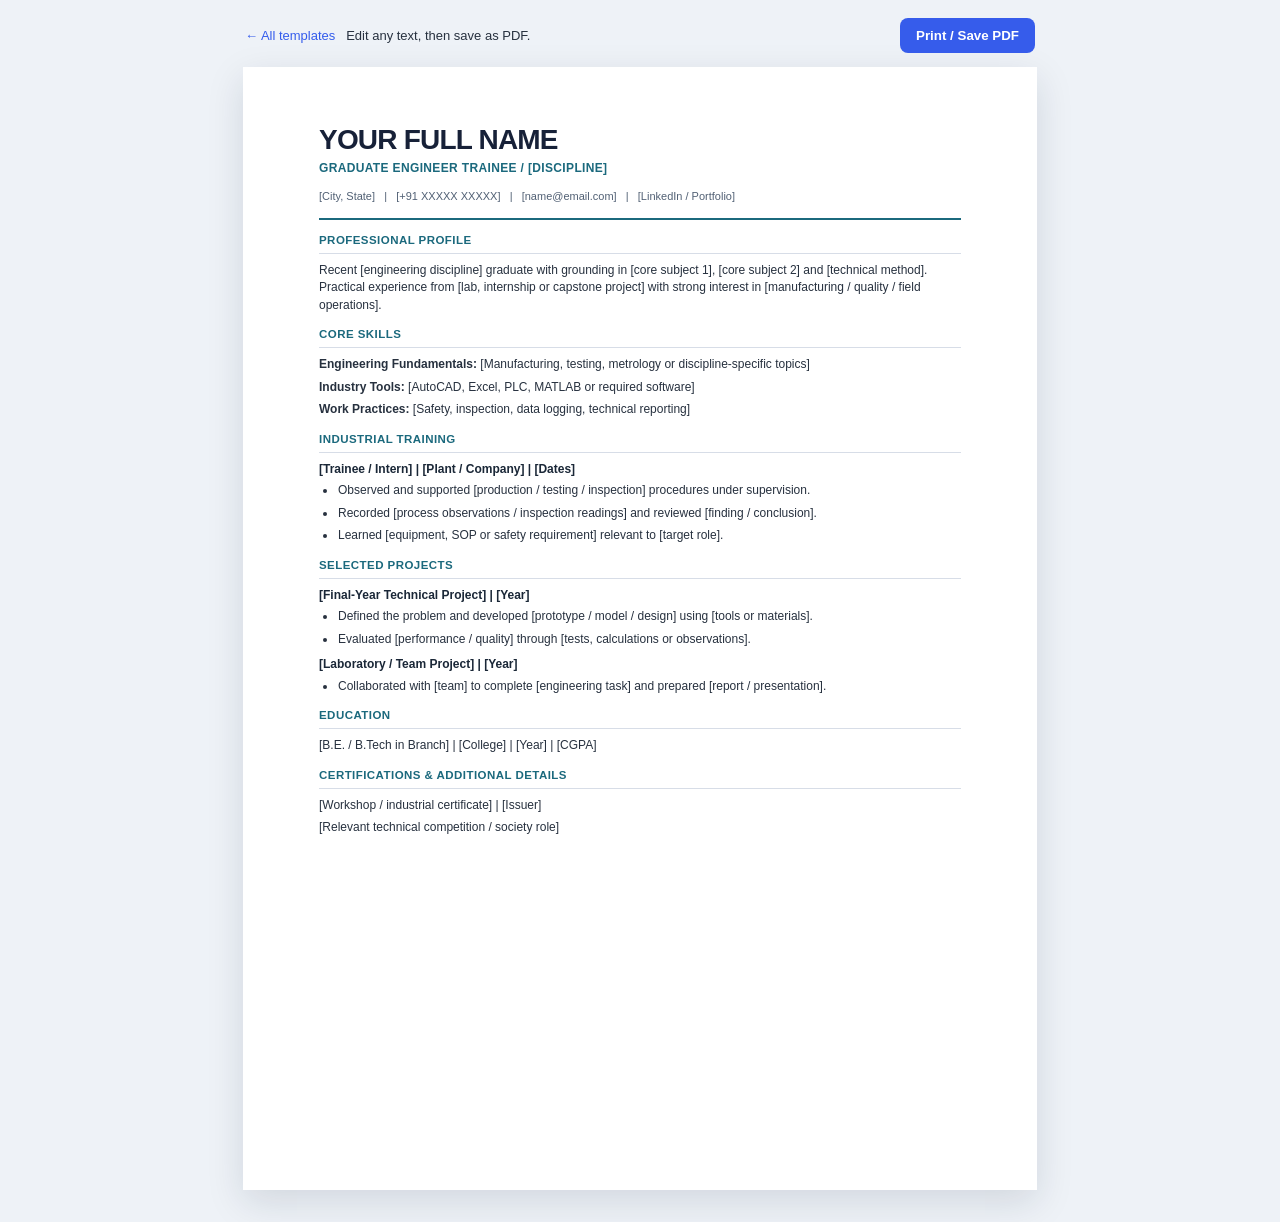
<file: wwwroot/resume-templates/HTML/05_Modern_Engineering_Fresher.html>
<!doctype html><html lang="en"><head><meta charset="utf-8"><meta name="viewport" content="width=device-width,initial-scale=1"><title>Modern Engineering Fresher — D2DJobs</title><style>
:root{--accent:#1B697D;--ink:#172138;--text:#27313f;--muted:#516074}*{box-sizing:border-box}
body{margin:0;background:#eef2f7;font-family:Inter,Arial,sans-serif;color:var(--text)}.toolbar{width:min(790px,94vw);margin:18px auto 14px;display:flex;align-items:center;justify-content:space-between;gap:10px;font-size:13px}.toolbar a{color:#345cec;text-decoration:none}.toolbar button{border:0;border-radius:8px;background:#365ceb;color:white;padding:10px 16px;font-weight:700;cursor:pointer}
.paper{background:white;width:min(794px,96vw);min-height:1123px;margin:0 auto 32px;padding:57px 76px 55px;box-shadow:0 12px 35px #11213a20}.name{font-size:28px;letter-spacing:-.8px;font-weight:800;color:var(--ink);margin:0 0 4px}.role{color:var(--accent);font-size:12px;letter-spacing:.35px;font-weight:750;margin:0 0 10px}.contact{color:var(--muted);font-size:11px;border-bottom:2px solid var(--accent);padding-bottom:14px;margin-bottom:14px}.section{margin-top:14px}.section h2{margin:0 0 8px;border-bottom:1px solid #d7dde7;padding-bottom:7px;font-size:11.5px;letter-spacing:.45px;font-weight:750;text-transform:uppercase;color:var(--accent)}p,li{font-size:12px;line-height:1.46;margin:0 0 5px}.entry{margin:6px 0 4px;color:#1a2737;font-weight:700}.section ul{padding-left:18px;margin:4px 0 8px}li{padding-left:1px}[contenteditable="true"]:focus{outline:2px solid #acc1ff;outline-offset:3px;border-radius:2px}
@media(max-width:650px){.paper{min-height:0;padding:29px 24px}.name{font-size:23px}.toolbar{flex-wrap:wrap}.contact{line-height:1.55}}
@page{size:A4;margin:0}@media print{body{background:white}.toolbar{display:none}.paper{width:210mm;min-height:0;margin:0;padding:16mm 20mm 15mm;box-shadow:none}.name{font-size:26px}p,li{font-size:11px}.section{margin-top:12px}[contenteditable]:focus{outline:none}}
</style></head><body><div class="toolbar"><span><a href="../index.html">← All templates</a> &nbsp; Edit any text, then save as PDF.</span><button onclick="window.print()">Print / Save PDF</button></div><main class="paper"><h1 class="name" contenteditable="true">YOUR FULL NAME</h1><p class="role" contenteditable="true">GRADUATE ENGINEER TRAINEE  /  [DISCIPLINE]</p><p class="contact" contenteditable="true">[City, State] &nbsp; | &nbsp; [+91 XXXXX XXXXX] &nbsp; | &nbsp; [name@email.com] &nbsp; | &nbsp; [LinkedIn / Portfolio]</p><section class="section"><h2>Professional profile</h2><p contenteditable="true">Recent [engineering discipline] graduate with grounding in [core subject 1], [core subject 2] and [technical method]. Practical experience from [lab, internship or capstone project] with strong interest in [manufacturing / quality / field operations].</p></section><section class="section"><h2>Core skills</h2><p contenteditable="true"><strong>Engineering Fundamentals: </strong>[Manufacturing, testing, metrology or discipline-specific topics]</p><p contenteditable="true"><strong>Industry Tools: </strong>[AutoCAD, Excel, PLC, MATLAB or required software]</p><p contenteditable="true"><strong>Work Practices: </strong>[Safety, inspection, data logging, technical reporting]</p></section><section class="section"><h2>Industrial Training</h2><p class="entry" contenteditable="true">[Trainee / Intern]  |  [Plant / Company]  |  [Dates]</p><ul><li contenteditable="true">Observed and supported [production / testing / inspection] procedures under supervision.</li><li contenteditable="true">Recorded [process observations / inspection readings] and reviewed [finding / conclusion].</li><li contenteditable="true">Learned [equipment, SOP or safety requirement] relevant to [target role].</li></ul></section><section class="section"><h2>Selected projects</h2><p class="entry" contenteditable="true">[Final-Year Technical Project]  |  [Year]</p><ul><li contenteditable="true">Defined the problem and developed [prototype / model / design] using [tools or materials].</li><li contenteditable="true">Evaluated [performance / quality] through [tests, calculations or observations].</li></ul><p class="entry" contenteditable="true">[Laboratory / Team Project]  |  [Year]</p><ul><li contenteditable="true">Collaborated with [team] to complete [engineering task] and prepared [report / presentation].</li></ul></section><section class="section"><h2>Education</h2><p contenteditable="true">[B.E. / B.Tech in Branch]  |  [College]  |  [Year]  |  [CGPA]</p></section><section class="section"><h2>Certifications &amp; additional details</h2><p contenteditable="true">[Workshop / industrial certificate]  |  [Issuer]</p><p contenteditable="true">[Relevant technical competition / society role]</p></section></main></body></html>
</file>
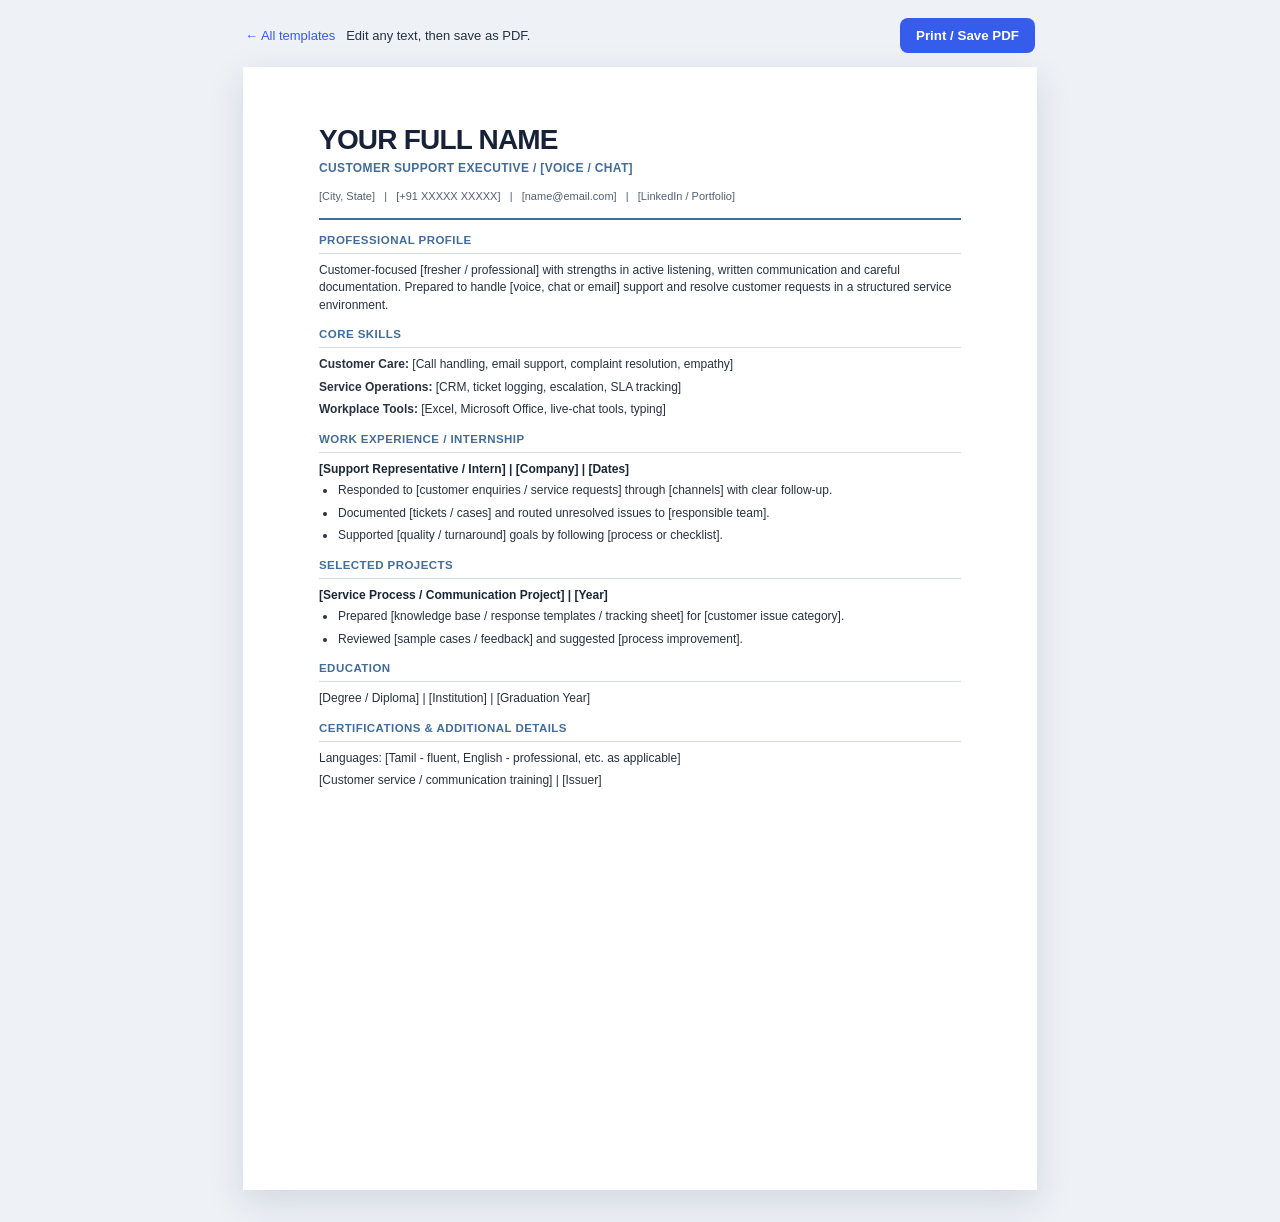
<file: wwwroot/resume-templates/HTML/06_Modern_Customer_Support.html>
<!doctype html><html lang="en"><head><meta charset="utf-8"><meta name="viewport" content="width=device-width,initial-scale=1"><title>Modern Customer Support — D2DJobs</title><style>
:root{--accent:#416C9B;--ink:#172138;--text:#27313f;--muted:#516074}*{box-sizing:border-box}
body{margin:0;background:#eef2f7;font-family:Inter,Arial,sans-serif;color:var(--text)}.toolbar{width:min(790px,94vw);margin:18px auto 14px;display:flex;align-items:center;justify-content:space-between;gap:10px;font-size:13px}.toolbar a{color:#345cec;text-decoration:none}.toolbar button{border:0;border-radius:8px;background:#365ceb;color:white;padding:10px 16px;font-weight:700;cursor:pointer}
.paper{background:white;width:min(794px,96vw);min-height:1123px;margin:0 auto 32px;padding:57px 76px 55px;box-shadow:0 12px 35px #11213a20}.name{font-size:28px;letter-spacing:-.8px;font-weight:800;color:var(--ink);margin:0 0 4px}.role{color:var(--accent);font-size:12px;letter-spacing:.35px;font-weight:750;margin:0 0 10px}.contact{color:var(--muted);font-size:11px;border-bottom:2px solid var(--accent);padding-bottom:14px;margin-bottom:14px}.section{margin-top:14px}.section h2{margin:0 0 8px;border-bottom:1px solid #d7dde7;padding-bottom:7px;font-size:11.5px;letter-spacing:.45px;font-weight:750;text-transform:uppercase;color:var(--accent)}p,li{font-size:12px;line-height:1.46;margin:0 0 5px}.entry{margin:6px 0 4px;color:#1a2737;font-weight:700}.section ul{padding-left:18px;margin:4px 0 8px}li{padding-left:1px}[contenteditable="true"]:focus{outline:2px solid #acc1ff;outline-offset:3px;border-radius:2px}
@media(max-width:650px){.paper{min-height:0;padding:29px 24px}.name{font-size:23px}.toolbar{flex-wrap:wrap}.contact{line-height:1.55}}
@page{size:A4;margin:0}@media print{body{background:white}.toolbar{display:none}.paper{width:210mm;min-height:0;margin:0;padding:16mm 20mm 15mm;box-shadow:none}.name{font-size:26px}p,li{font-size:11px}.section{margin-top:12px}[contenteditable]:focus{outline:none}}
</style></head><body><div class="toolbar"><span><a href="../index.html">← All templates</a> &nbsp; Edit any text, then save as PDF.</span><button onclick="window.print()">Print / Save PDF</button></div><main class="paper"><h1 class="name" contenteditable="true">YOUR FULL NAME</h1><p class="role" contenteditable="true">CUSTOMER SUPPORT EXECUTIVE  /  [VOICE / CHAT]</p><p class="contact" contenteditable="true">[City, State] &nbsp; | &nbsp; [+91 XXXXX XXXXX] &nbsp; | &nbsp; [name@email.com] &nbsp; | &nbsp; [LinkedIn / Portfolio]</p><section class="section"><h2>Professional profile</h2><p contenteditable="true">Customer-focused [fresher / professional] with strengths in active listening, written communication and careful documentation. Prepared to handle [voice, chat or email] support and resolve customer requests in a structured service environment.</p></section><section class="section"><h2>Core skills</h2><p contenteditable="true"><strong>Customer Care: </strong>[Call handling, email support, complaint resolution, empathy]</p><p contenteditable="true"><strong>Service Operations: </strong>[CRM, ticket logging, escalation, SLA tracking]</p><p contenteditable="true"><strong>Workplace Tools: </strong>[Excel, Microsoft Office, live-chat tools, typing]</p></section><section class="section"><h2>Work Experience / Internship</h2><p class="entry" contenteditable="true">[Support Representative / Intern]  |  [Company]  |  [Dates]</p><ul><li contenteditable="true">Responded to [customer enquiries / service requests] through [channels] with clear follow-up.</li><li contenteditable="true">Documented [tickets / cases] and routed unresolved issues to [responsible team].</li><li contenteditable="true">Supported [quality / turnaround] goals by following [process or checklist].</li></ul></section><section class="section"><h2>Selected projects</h2><p class="entry" contenteditable="true">[Service Process / Communication Project]  |  [Year]</p><ul><li contenteditable="true">Prepared [knowledge base / response templates / tracking sheet] for [customer issue category].</li><li contenteditable="true">Reviewed [sample cases / feedback] and suggested [process improvement].</li></ul></section><section class="section"><h2>Education</h2><p contenteditable="true">[Degree / Diploma]  |  [Institution]  |  [Graduation Year]</p></section><section class="section"><h2>Certifications &amp; additional details</h2><p contenteditable="true">Languages: [Tamil - fluent, English - professional, etc. as applicable]</p><p contenteditable="true">[Customer service / communication training]  |  [Issuer]</p></section></main></body></html>
</file>
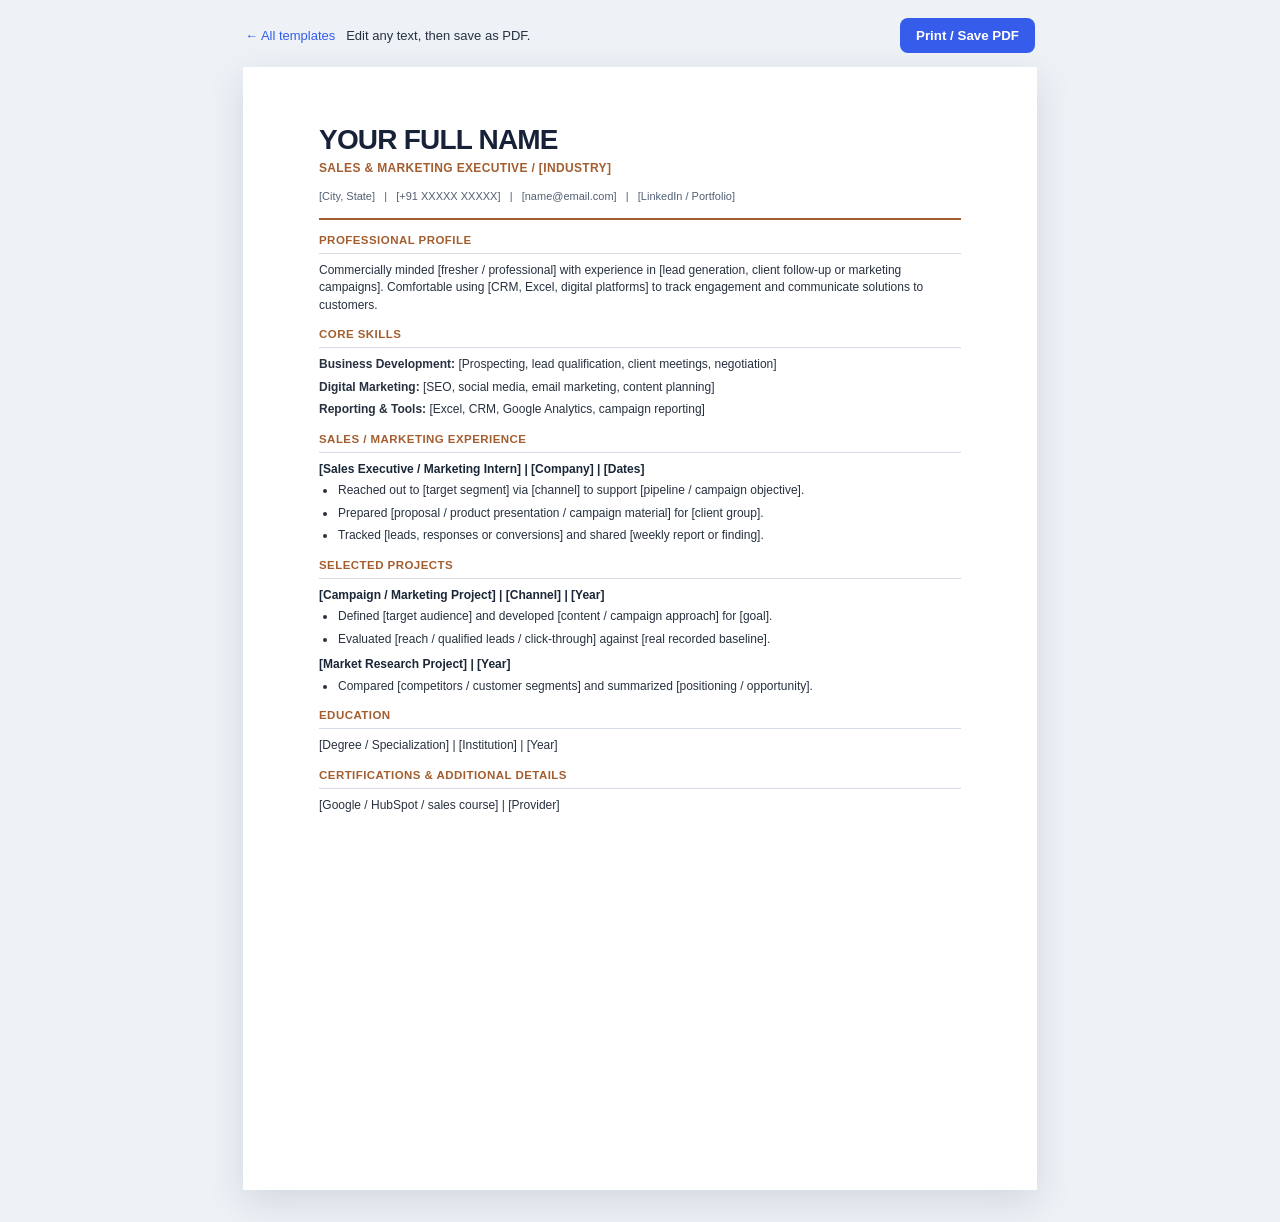
<file: wwwroot/resume-templates/HTML/07_Modern_Sales_Marketing.html>
<!doctype html><html lang="en"><head><meta charset="utf-8"><meta name="viewport" content="width=device-width,initial-scale=1"><title>Modern Sales &amp; Marketing — D2DJobs</title><style>
:root{--accent:#A35E30;--ink:#172138;--text:#27313f;--muted:#516074}*{box-sizing:border-box}
body{margin:0;background:#eef2f7;font-family:Inter,Arial,sans-serif;color:var(--text)}.toolbar{width:min(790px,94vw);margin:18px auto 14px;display:flex;align-items:center;justify-content:space-between;gap:10px;font-size:13px}.toolbar a{color:#345cec;text-decoration:none}.toolbar button{border:0;border-radius:8px;background:#365ceb;color:white;padding:10px 16px;font-weight:700;cursor:pointer}
.paper{background:white;width:min(794px,96vw);min-height:1123px;margin:0 auto 32px;padding:57px 76px 55px;box-shadow:0 12px 35px #11213a20}.name{font-size:28px;letter-spacing:-.8px;font-weight:800;color:var(--ink);margin:0 0 4px}.role{color:var(--accent);font-size:12px;letter-spacing:.35px;font-weight:750;margin:0 0 10px}.contact{color:var(--muted);font-size:11px;border-bottom:2px solid var(--accent);padding-bottom:14px;margin-bottom:14px}.section{margin-top:14px}.section h2{margin:0 0 8px;border-bottom:1px solid #d7dde7;padding-bottom:7px;font-size:11.5px;letter-spacing:.45px;font-weight:750;text-transform:uppercase;color:var(--accent)}p,li{font-size:12px;line-height:1.46;margin:0 0 5px}.entry{margin:6px 0 4px;color:#1a2737;font-weight:700}.section ul{padding-left:18px;margin:4px 0 8px}li{padding-left:1px}[contenteditable="true"]:focus{outline:2px solid #acc1ff;outline-offset:3px;border-radius:2px}
@media(max-width:650px){.paper{min-height:0;padding:29px 24px}.name{font-size:23px}.toolbar{flex-wrap:wrap}.contact{line-height:1.55}}
@page{size:A4;margin:0}@media print{body{background:white}.toolbar{display:none}.paper{width:210mm;min-height:0;margin:0;padding:16mm 20mm 15mm;box-shadow:none}.name{font-size:26px}p,li{font-size:11px}.section{margin-top:12px}[contenteditable]:focus{outline:none}}
</style></head><body><div class="toolbar"><span><a href="../index.html">← All templates</a> &nbsp; Edit any text, then save as PDF.</span><button onclick="window.print()">Print / Save PDF</button></div><main class="paper"><h1 class="name" contenteditable="true">YOUR FULL NAME</h1><p class="role" contenteditable="true">SALES &amp; MARKETING EXECUTIVE  /  [INDUSTRY]</p><p class="contact" contenteditable="true">[City, State] &nbsp; | &nbsp; [+91 XXXXX XXXXX] &nbsp; | &nbsp; [name@email.com] &nbsp; | &nbsp; [LinkedIn / Portfolio]</p><section class="section"><h2>Professional profile</h2><p contenteditable="true">Commercially minded [fresher / professional] with experience in [lead generation, client follow-up or marketing campaigns]. Comfortable using [CRM, Excel, digital platforms] to track engagement and communicate solutions to customers.</p></section><section class="section"><h2>Core skills</h2><p contenteditable="true"><strong>Business Development: </strong>[Prospecting, lead qualification, client meetings, negotiation]</p><p contenteditable="true"><strong>Digital Marketing: </strong>[SEO, social media, email marketing, content planning]</p><p contenteditable="true"><strong>Reporting &amp; Tools: </strong>[Excel, CRM, Google Analytics, campaign reporting]</p></section><section class="section"><h2>Sales / Marketing Experience</h2><p class="entry" contenteditable="true">[Sales Executive / Marketing Intern]  |  [Company]  |  [Dates]</p><ul><li contenteditable="true">Reached out to [target segment] via [channel] to support [pipeline / campaign objective].</li><li contenteditable="true">Prepared [proposal / product presentation / campaign material] for [client group].</li><li contenteditable="true">Tracked [leads, responses or conversions] and shared [weekly report or finding].</li></ul></section><section class="section"><h2>Selected projects</h2><p class="entry" contenteditable="true">[Campaign / Marketing Project]  |  [Channel]  |  [Year]</p><ul><li contenteditable="true">Defined [target audience] and developed [content / campaign approach] for [goal].</li><li contenteditable="true">Evaluated [reach / qualified leads / click-through] against [real recorded baseline].</li></ul><p class="entry" contenteditable="true">[Market Research Project]  |  [Year]</p><ul><li contenteditable="true">Compared [competitors / customer segments] and summarized [positioning / opportunity].</li></ul></section><section class="section"><h2>Education</h2><p contenteditable="true">[Degree / Specialization]  |  [Institution]  |  [Year]</p></section><section class="section"><h2>Certifications &amp; additional details</h2><p contenteditable="true">[Google / HubSpot / sales course]  |  [Provider]</p></section></main></body></html>
</file>
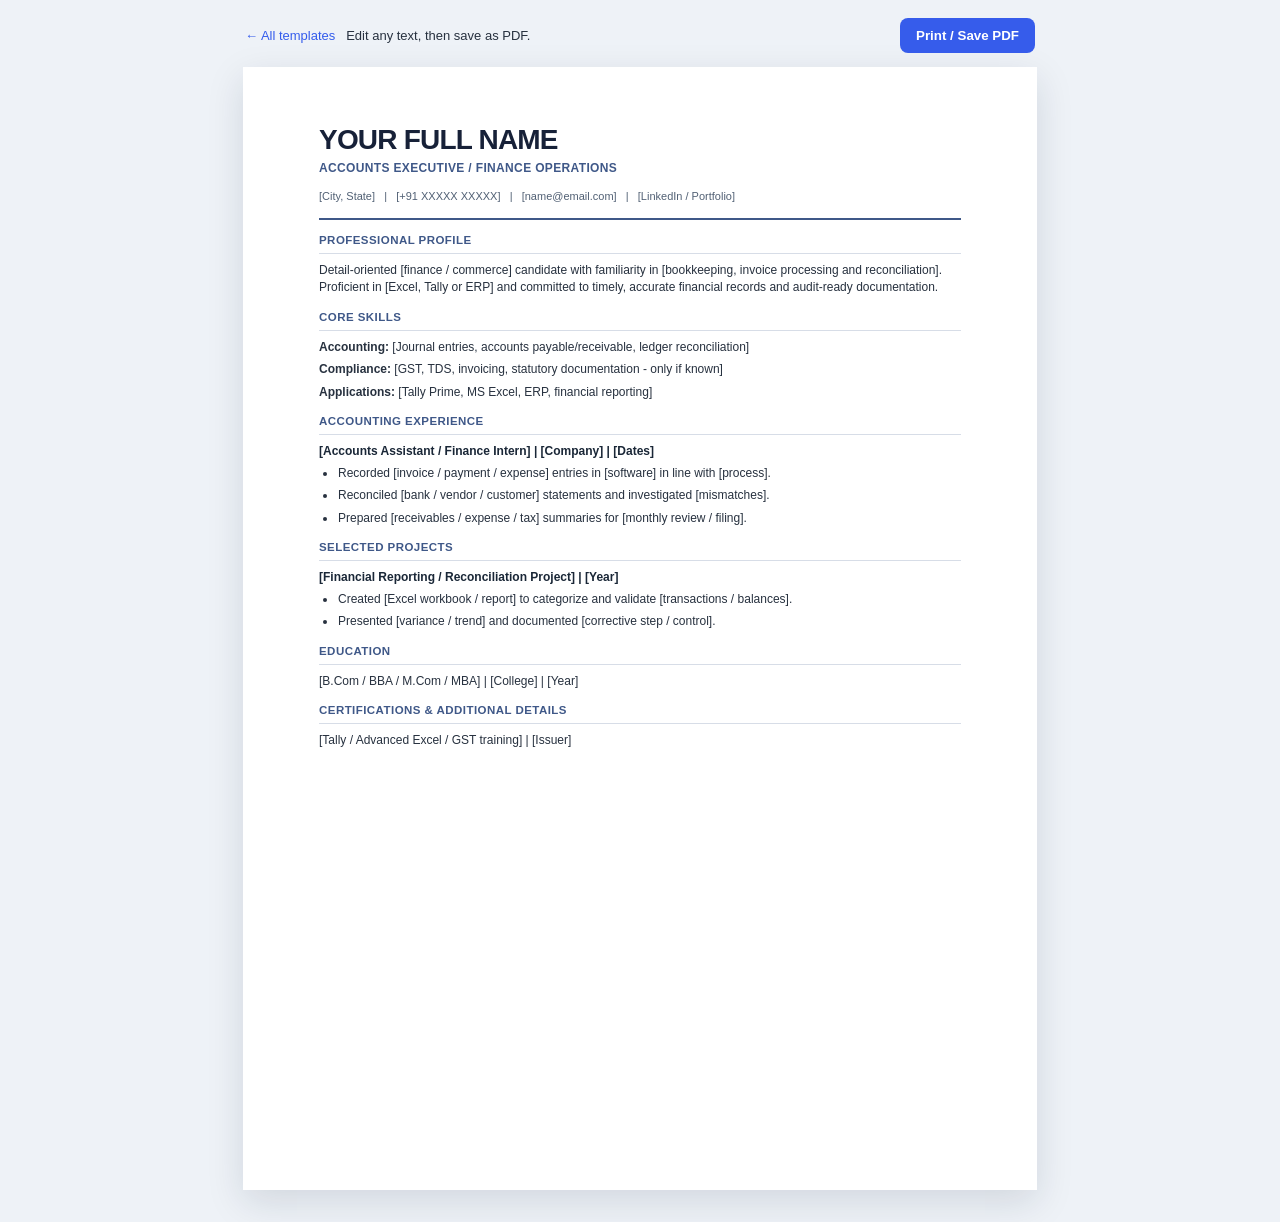
<file: wwwroot/resume-templates/HTML/08_Modern_Finance_Accounts.html>
<!doctype html><html lang="en"><head><meta charset="utf-8"><meta name="viewport" content="width=device-width,initial-scale=1"><title>Modern Finance &amp; Accounts — D2DJobs</title><style>
:root{--accent:#3F5888;--ink:#172138;--text:#27313f;--muted:#516074}*{box-sizing:border-box}
body{margin:0;background:#eef2f7;font-family:Inter,Arial,sans-serif;color:var(--text)}.toolbar{width:min(790px,94vw);margin:18px auto 14px;display:flex;align-items:center;justify-content:space-between;gap:10px;font-size:13px}.toolbar a{color:#345cec;text-decoration:none}.toolbar button{border:0;border-radius:8px;background:#365ceb;color:white;padding:10px 16px;font-weight:700;cursor:pointer}
.paper{background:white;width:min(794px,96vw);min-height:1123px;margin:0 auto 32px;padding:57px 76px 55px;box-shadow:0 12px 35px #11213a20}.name{font-size:28px;letter-spacing:-.8px;font-weight:800;color:var(--ink);margin:0 0 4px}.role{color:var(--accent);font-size:12px;letter-spacing:.35px;font-weight:750;margin:0 0 10px}.contact{color:var(--muted);font-size:11px;border-bottom:2px solid var(--accent);padding-bottom:14px;margin-bottom:14px}.section{margin-top:14px}.section h2{margin:0 0 8px;border-bottom:1px solid #d7dde7;padding-bottom:7px;font-size:11.5px;letter-spacing:.45px;font-weight:750;text-transform:uppercase;color:var(--accent)}p,li{font-size:12px;line-height:1.46;margin:0 0 5px}.entry{margin:6px 0 4px;color:#1a2737;font-weight:700}.section ul{padding-left:18px;margin:4px 0 8px}li{padding-left:1px}[contenteditable="true"]:focus{outline:2px solid #acc1ff;outline-offset:3px;border-radius:2px}
@media(max-width:650px){.paper{min-height:0;padding:29px 24px}.name{font-size:23px}.toolbar{flex-wrap:wrap}.contact{line-height:1.55}}
@page{size:A4;margin:0}@media print{body{background:white}.toolbar{display:none}.paper{width:210mm;min-height:0;margin:0;padding:16mm 20mm 15mm;box-shadow:none}.name{font-size:26px}p,li{font-size:11px}.section{margin-top:12px}[contenteditable]:focus{outline:none}}
</style></head><body><div class="toolbar"><span><a href="../index.html">← All templates</a> &nbsp; Edit any text, then save as PDF.</span><button onclick="window.print()">Print / Save PDF</button></div><main class="paper"><h1 class="name" contenteditable="true">YOUR FULL NAME</h1><p class="role" contenteditable="true">ACCOUNTS EXECUTIVE  /  FINANCE OPERATIONS</p><p class="contact" contenteditable="true">[City, State] &nbsp; | &nbsp; [+91 XXXXX XXXXX] &nbsp; | &nbsp; [name@email.com] &nbsp; | &nbsp; [LinkedIn / Portfolio]</p><section class="section"><h2>Professional profile</h2><p contenteditable="true">Detail-oriented [finance / commerce] candidate with familiarity in [bookkeeping, invoice processing and reconciliation]. Proficient in [Excel, Tally or ERP] and committed to timely, accurate financial records and audit-ready documentation.</p></section><section class="section"><h2>Core skills</h2><p contenteditable="true"><strong>Accounting: </strong>[Journal entries, accounts payable/receivable, ledger reconciliation]</p><p contenteditable="true"><strong>Compliance: </strong>[GST, TDS, invoicing, statutory documentation - only if known]</p><p contenteditable="true"><strong>Applications: </strong>[Tally Prime, MS Excel, ERP, financial reporting]</p></section><section class="section"><h2>Accounting Experience</h2><p class="entry" contenteditable="true">[Accounts Assistant / Finance Intern]  |  [Company]  |  [Dates]</p><ul><li contenteditable="true">Recorded [invoice / payment / expense] entries in [software] in line with [process].</li><li contenteditable="true">Reconciled [bank / vendor / customer] statements and investigated [mismatches].</li><li contenteditable="true">Prepared [receivables / expense / tax] summaries for [monthly review / filing].</li></ul></section><section class="section"><h2>Selected projects</h2><p class="entry" contenteditable="true">[Financial Reporting / Reconciliation Project]  |  [Year]</p><ul><li contenteditable="true">Created [Excel workbook / report] to categorize and validate [transactions / balances].</li><li contenteditable="true">Presented [variance / trend] and documented [corrective step / control].</li></ul></section><section class="section"><h2>Education</h2><p contenteditable="true">[B.Com / BBA / M.Com / MBA]  |  [College]  |  [Year]</p></section><section class="section"><h2>Certifications &amp; additional details</h2><p contenteditable="true">[Tally / Advanced Excel / GST training]  |  [Issuer]</p></section></main></body></html>
</file>
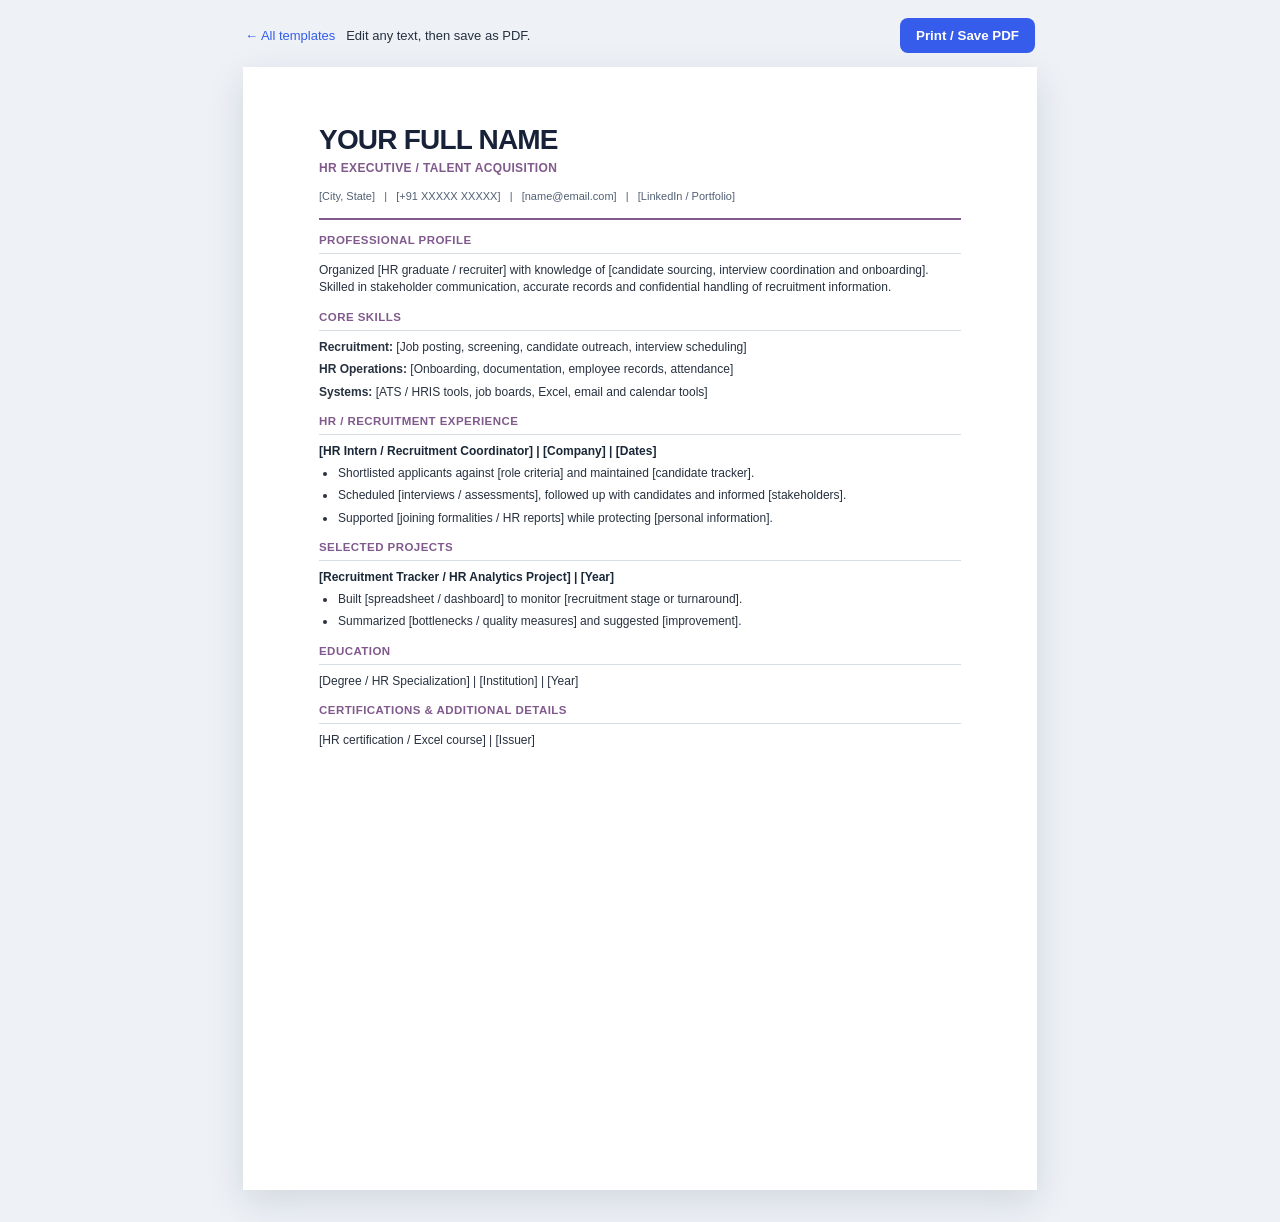
<file: wwwroot/resume-templates/HTML/09_Modern_HR_Recruitment.html>
<!doctype html><html lang="en"><head><meta charset="utf-8"><meta name="viewport" content="width=device-width,initial-scale=1"><title>Modern HR &amp; Recruitment — D2DJobs</title><style>
:root{--accent:#805A8C;--ink:#172138;--text:#27313f;--muted:#516074}*{box-sizing:border-box}
body{margin:0;background:#eef2f7;font-family:Inter,Arial,sans-serif;color:var(--text)}.toolbar{width:min(790px,94vw);margin:18px auto 14px;display:flex;align-items:center;justify-content:space-between;gap:10px;font-size:13px}.toolbar a{color:#345cec;text-decoration:none}.toolbar button{border:0;border-radius:8px;background:#365ceb;color:white;padding:10px 16px;font-weight:700;cursor:pointer}
.paper{background:white;width:min(794px,96vw);min-height:1123px;margin:0 auto 32px;padding:57px 76px 55px;box-shadow:0 12px 35px #11213a20}.name{font-size:28px;letter-spacing:-.8px;font-weight:800;color:var(--ink);margin:0 0 4px}.role{color:var(--accent);font-size:12px;letter-spacing:.35px;font-weight:750;margin:0 0 10px}.contact{color:var(--muted);font-size:11px;border-bottom:2px solid var(--accent);padding-bottom:14px;margin-bottom:14px}.section{margin-top:14px}.section h2{margin:0 0 8px;border-bottom:1px solid #d7dde7;padding-bottom:7px;font-size:11.5px;letter-spacing:.45px;font-weight:750;text-transform:uppercase;color:var(--accent)}p,li{font-size:12px;line-height:1.46;margin:0 0 5px}.entry{margin:6px 0 4px;color:#1a2737;font-weight:700}.section ul{padding-left:18px;margin:4px 0 8px}li{padding-left:1px}[contenteditable="true"]:focus{outline:2px solid #acc1ff;outline-offset:3px;border-radius:2px}
@media(max-width:650px){.paper{min-height:0;padding:29px 24px}.name{font-size:23px}.toolbar{flex-wrap:wrap}.contact{line-height:1.55}}
@page{size:A4;margin:0}@media print{body{background:white}.toolbar{display:none}.paper{width:210mm;min-height:0;margin:0;padding:16mm 20mm 15mm;box-shadow:none}.name{font-size:26px}p,li{font-size:11px}.section{margin-top:12px}[contenteditable]:focus{outline:none}}
</style></head><body><div class="toolbar"><span><a href="../index.html">← All templates</a> &nbsp; Edit any text, then save as PDF.</span><button onclick="window.print()">Print / Save PDF</button></div><main class="paper"><h1 class="name" contenteditable="true">YOUR FULL NAME</h1><p class="role" contenteditable="true">HR EXECUTIVE  /  TALENT ACQUISITION</p><p class="contact" contenteditable="true">[City, State] &nbsp; | &nbsp; [+91 XXXXX XXXXX] &nbsp; | &nbsp; [name@email.com] &nbsp; | &nbsp; [LinkedIn / Portfolio]</p><section class="section"><h2>Professional profile</h2><p contenteditable="true">Organized [HR graduate / recruiter] with knowledge of [candidate sourcing, interview coordination and onboarding]. Skilled in stakeholder communication, accurate records and confidential handling of recruitment information.</p></section><section class="section"><h2>Core skills</h2><p contenteditable="true"><strong>Recruitment: </strong>[Job posting, screening, candidate outreach, interview scheduling]</p><p contenteditable="true"><strong>HR Operations: </strong>[Onboarding, documentation, employee records, attendance]</p><p contenteditable="true"><strong>Systems: </strong>[ATS / HRIS tools, job boards, Excel, email and calendar tools]</p></section><section class="section"><h2>Hr / Recruitment Experience</h2><p class="entry" contenteditable="true">[HR Intern / Recruitment Coordinator]  |  [Company]  |  [Dates]</p><ul><li contenteditable="true">Shortlisted applicants against [role criteria] and maintained [candidate tracker].</li><li contenteditable="true">Scheduled [interviews / assessments], followed up with candidates and informed [stakeholders].</li><li contenteditable="true">Supported [joining formalities / HR reports] while protecting [personal information].</li></ul></section><section class="section"><h2>Selected projects</h2><p class="entry" contenteditable="true">[Recruitment Tracker / HR Analytics Project]  |  [Year]</p><ul><li contenteditable="true">Built [spreadsheet / dashboard] to monitor [recruitment stage or turnaround].</li><li contenteditable="true">Summarized [bottlenecks / quality measures] and suggested [improvement].</li></ul></section><section class="section"><h2>Education</h2><p contenteditable="true">[Degree / HR Specialization]  |  [Institution]  |  [Year]</p></section><section class="section"><h2>Certifications &amp; additional details</h2><p contenteditable="true">[HR certification / Excel course]  |  [Issuer]</p></section></main></body></html>
</file>
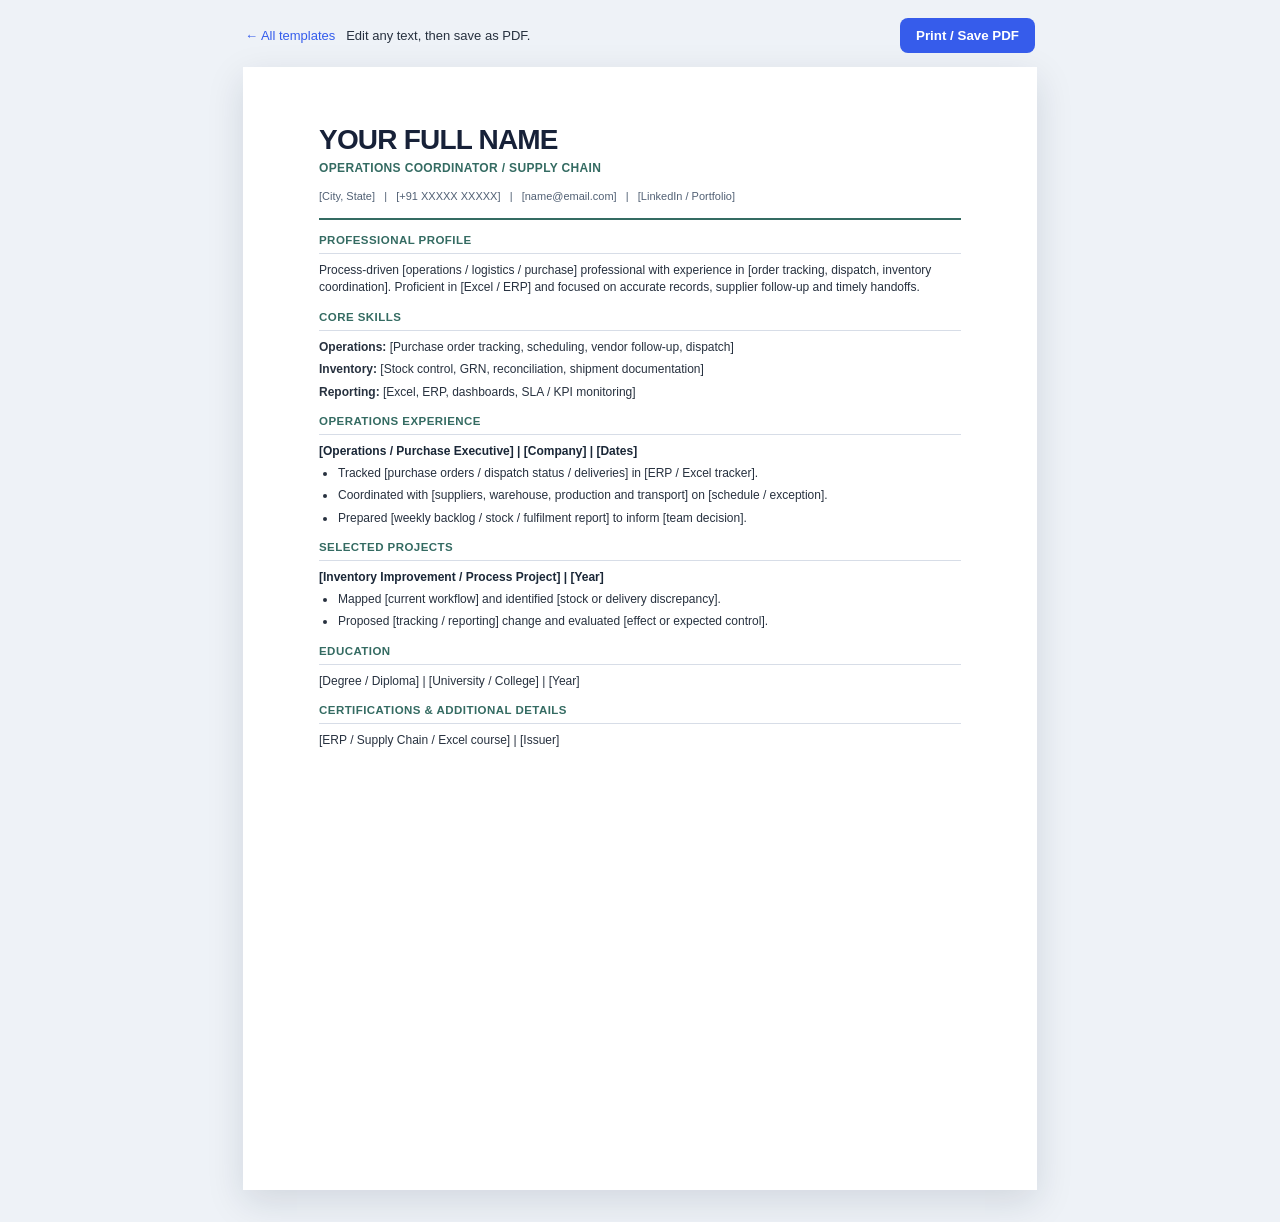
<file: wwwroot/resume-templates/HTML/10_Modern_Operations_Logistics.html>
<!doctype html><html lang="en"><head><meta charset="utf-8"><meta name="viewport" content="width=device-width,initial-scale=1"><title>Modern Operations &amp; Logistics — D2DJobs</title><style>
:root{--accent:#346B62;--ink:#172138;--text:#27313f;--muted:#516074}*{box-sizing:border-box}
body{margin:0;background:#eef2f7;font-family:Inter,Arial,sans-serif;color:var(--text)}.toolbar{width:min(790px,94vw);margin:18px auto 14px;display:flex;align-items:center;justify-content:space-between;gap:10px;font-size:13px}.toolbar a{color:#345cec;text-decoration:none}.toolbar button{border:0;border-radius:8px;background:#365ceb;color:white;padding:10px 16px;font-weight:700;cursor:pointer}
.paper{background:white;width:min(794px,96vw);min-height:1123px;margin:0 auto 32px;padding:57px 76px 55px;box-shadow:0 12px 35px #11213a20}.name{font-size:28px;letter-spacing:-.8px;font-weight:800;color:var(--ink);margin:0 0 4px}.role{color:var(--accent);font-size:12px;letter-spacing:.35px;font-weight:750;margin:0 0 10px}.contact{color:var(--muted);font-size:11px;border-bottom:2px solid var(--accent);padding-bottom:14px;margin-bottom:14px}.section{margin-top:14px}.section h2{margin:0 0 8px;border-bottom:1px solid #d7dde7;padding-bottom:7px;font-size:11.5px;letter-spacing:.45px;font-weight:750;text-transform:uppercase;color:var(--accent)}p,li{font-size:12px;line-height:1.46;margin:0 0 5px}.entry{margin:6px 0 4px;color:#1a2737;font-weight:700}.section ul{padding-left:18px;margin:4px 0 8px}li{padding-left:1px}[contenteditable="true"]:focus{outline:2px solid #acc1ff;outline-offset:3px;border-radius:2px}
@media(max-width:650px){.paper{min-height:0;padding:29px 24px}.name{font-size:23px}.toolbar{flex-wrap:wrap}.contact{line-height:1.55}}
@page{size:A4;margin:0}@media print{body{background:white}.toolbar{display:none}.paper{width:210mm;min-height:0;margin:0;padding:16mm 20mm 15mm;box-shadow:none}.name{font-size:26px}p,li{font-size:11px}.section{margin-top:12px}[contenteditable]:focus{outline:none}}
</style></head><body><div class="toolbar"><span><a href="../index.html">← All templates</a> &nbsp; Edit any text, then save as PDF.</span><button onclick="window.print()">Print / Save PDF</button></div><main class="paper"><h1 class="name" contenteditable="true">YOUR FULL NAME</h1><p class="role" contenteditable="true">OPERATIONS COORDINATOR  /  SUPPLY CHAIN</p><p class="contact" contenteditable="true">[City, State] &nbsp; | &nbsp; [+91 XXXXX XXXXX] &nbsp; | &nbsp; [name@email.com] &nbsp; | &nbsp; [LinkedIn / Portfolio]</p><section class="section"><h2>Professional profile</h2><p contenteditable="true">Process-driven [operations / logistics / purchase] professional with experience in [order tracking, dispatch, inventory coordination]. Proficient in [Excel / ERP] and focused on accurate records, supplier follow-up and timely handoffs.</p></section><section class="section"><h2>Core skills</h2><p contenteditable="true"><strong>Operations: </strong>[Purchase order tracking, scheduling, vendor follow-up, dispatch]</p><p contenteditable="true"><strong>Inventory: </strong>[Stock control, GRN, reconciliation, shipment documentation]</p><p contenteditable="true"><strong>Reporting: </strong>[Excel, ERP, dashboards, SLA / KPI monitoring]</p></section><section class="section"><h2>Operations Experience</h2><p class="entry" contenteditable="true">[Operations / Purchase Executive]  |  [Company]  |  [Dates]</p><ul><li contenteditable="true">Tracked [purchase orders / dispatch status / deliveries] in [ERP / Excel tracker].</li><li contenteditable="true">Coordinated with [suppliers, warehouse, production and transport] on [schedule / exception].</li><li contenteditable="true">Prepared [weekly backlog / stock / fulfilment report] to inform [team decision].</li></ul></section><section class="section"><h2>Selected projects</h2><p class="entry" contenteditable="true">[Inventory Improvement / Process Project]  |  [Year]</p><ul><li contenteditable="true">Mapped [current workflow] and identified [stock or delivery discrepancy].</li><li contenteditable="true">Proposed [tracking / reporting] change and evaluated [effect or expected control].</li></ul></section><section class="section"><h2>Education</h2><p contenteditable="true">[Degree / Diploma]  |  [University / College]  |  [Year]</p></section><section class="section"><h2>Certifications &amp; additional details</h2><p contenteditable="true">[ERP / Supply Chain / Excel course]  |  [Issuer]</p></section></main></body></html>
</file>
